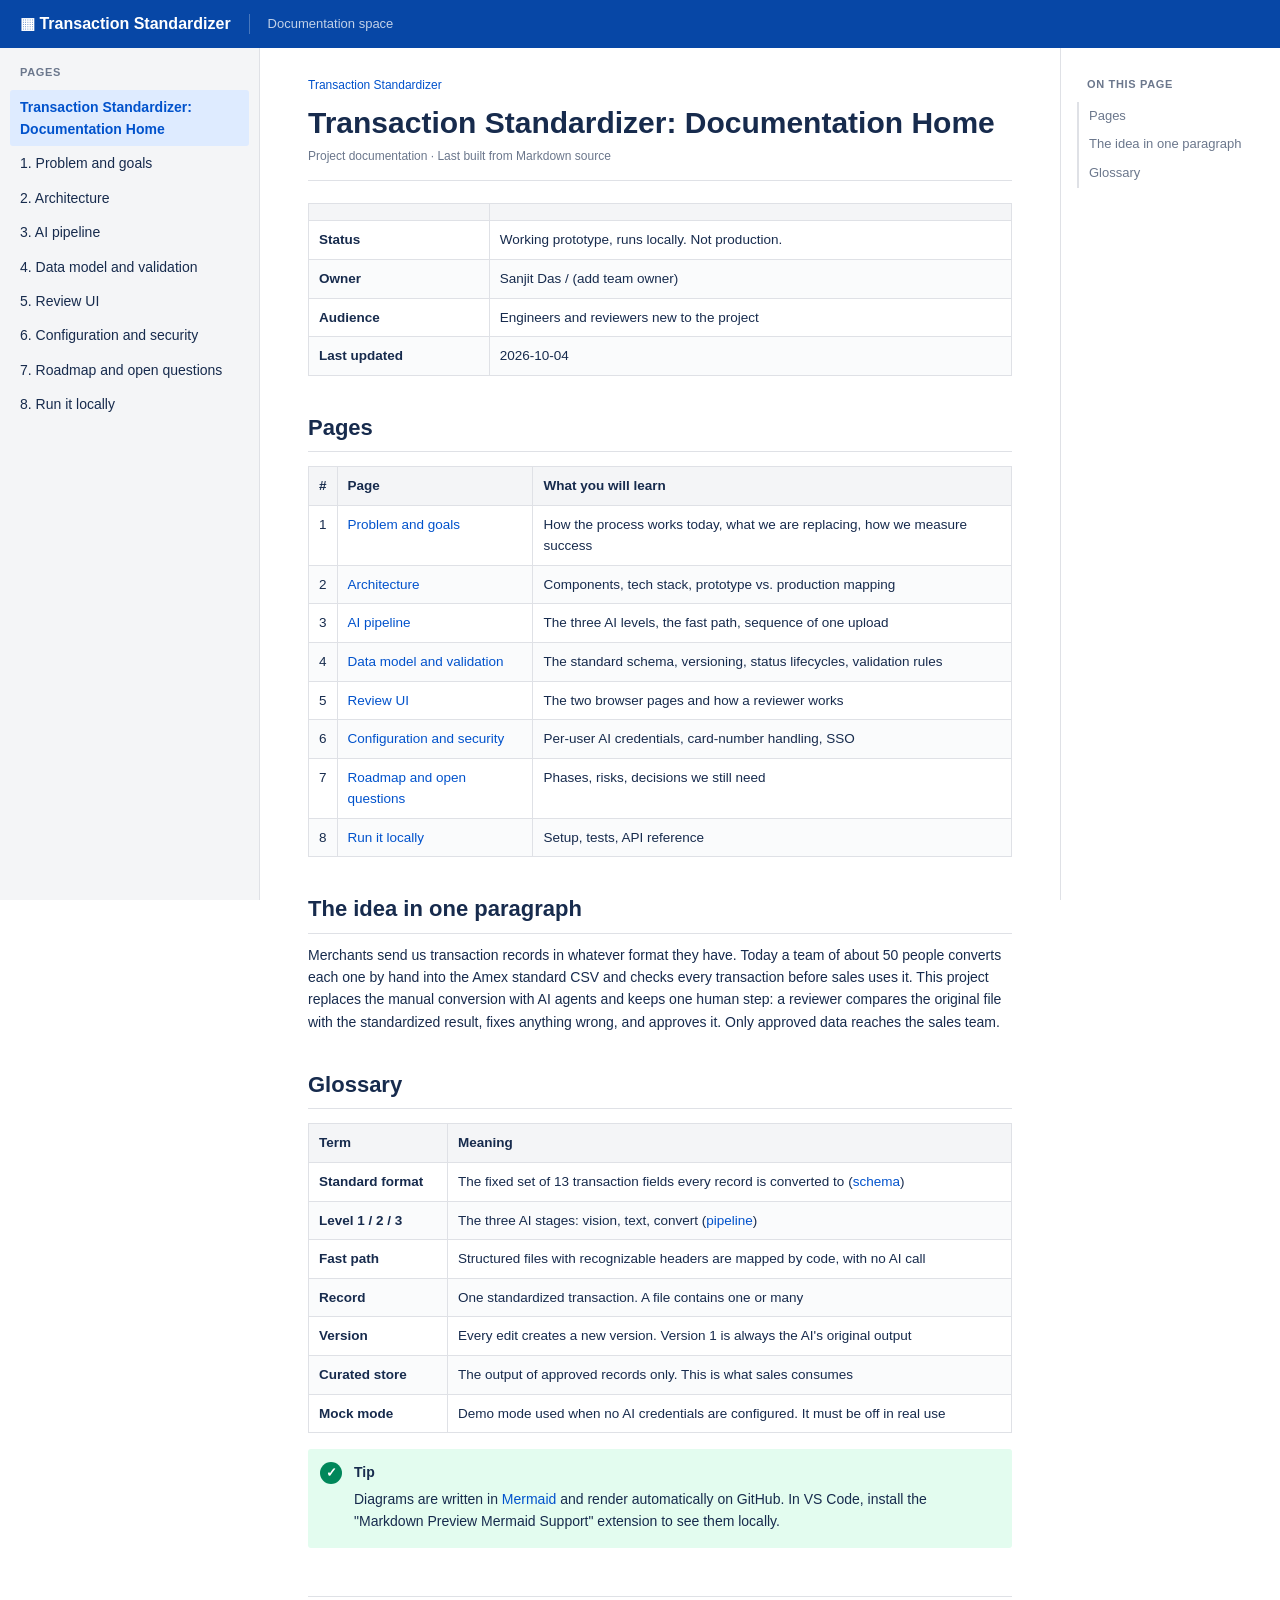
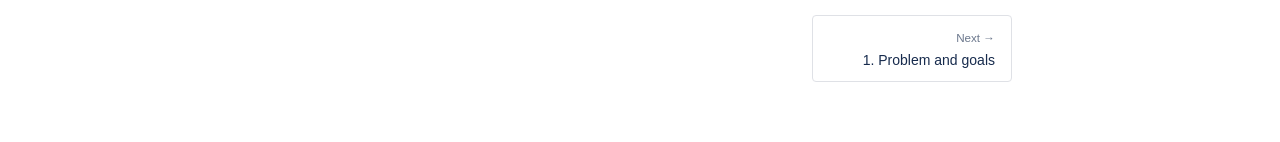
<file: docs/site/index.html>
<!doctype html>
<html lang="en">
<head>
<meta charset="utf-8">
<meta name="viewport" content="width=device-width, initial-scale=1">
<title>Transaction Standardizer: Documentation Home - Transaction Standardizer</title>
<link rel="stylesheet" href="assets/site.css">
</head>
<body>
<header class="top"><div class="logo">&#9638; Transaction Standardizer</div><div class="space">Documentation space</div></header>
<div class="layout">
  <nav class="tree"><div class="tree-h">Pages</div><a class="on" href="index.html">Transaction Standardizer: Documentation Home</a><a class="" href="01-problem-and-goals.html">1. Problem and goals</a><a class="" href="02-architecture.html">2. Architecture</a><a class="" href="03-pipeline.html">3. AI pipeline</a><a class="" href="04-data-model.html">4. Data model and validation</a><a class="" href="05-review-ui.html">5. Review UI</a><a class="" href="06-config-security.html">6. Configuration and security</a><a class="" href="07-roadmap-and-open-questions.html">7. Roadmap and open questions</a><a class="" href="08-run-locally.html">8. Run it locally</a></nav>
  <main>
    <div class="crumbs"><a href="index.html">Transaction Standardizer</a></div>
    <h1 class="title">Transaction Standardizer: Documentation Home</h1>
    <div class="meta">Project documentation &middot; Last built from Markdown source</div>
    <article><div class="tablewrap"><table>
<thead>
<tr>
<th></th>
<th></th>
</tr>
</thead>
<tbody>
<tr>
<td><strong>Status</strong></td>
<td>Working prototype, runs locally. Not production.</td>
</tr>
<tr>
<td><strong>Owner</strong></td>
<td>Sanjit Das / (add team owner)</td>
</tr>
<tr>
<td><strong>Audience</strong></td>
<td>Engineers and reviewers new to the project</td>
</tr>
<tr>
<td><strong>Last updated</strong></td>
<td>2026-10-04</td>
</tr>
</tbody>
</table></div>
<h2 id="pages">Pages</h2>
<div class="tablewrap"><table>
<thead>
<tr>
<th>#</th>
<th>Page</th>
<th>What you will learn</th>
</tr>
</thead>
<tbody>
<tr>
<td>1</td>
<td><a href="01-problem-and-goals.html">Problem and goals</a></td>
<td>How the process works today, what we are replacing, how we measure success</td>
</tr>
<tr>
<td>2</td>
<td><a href="02-architecture.html">Architecture</a></td>
<td>Components, tech stack, prototype vs. production mapping</td>
</tr>
<tr>
<td>3</td>
<td><a href="03-pipeline.html">AI pipeline</a></td>
<td>The three AI levels, the fast path, sequence of one upload</td>
</tr>
<tr>
<td>4</td>
<td><a href="04-data-model.html">Data model and validation</a></td>
<td>The standard schema, versioning, status lifecycles, validation rules</td>
</tr>
<tr>
<td>5</td>
<td><a href="05-review-ui.html">Review UI</a></td>
<td>The two browser pages and how a reviewer works</td>
</tr>
<tr>
<td>6</td>
<td><a href="06-config-security.html">Configuration and security</a></td>
<td>Per-user AI credentials, card-number handling, SSO</td>
</tr>
<tr>
<td>7</td>
<td><a href="07-roadmap-and-open-questions.html">Roadmap and open questions</a></td>
<td>Phases, risks, decisions we still need</td>
</tr>
<tr>
<td>8</td>
<td><a href="08-run-locally.html">Run it locally</a></td>
<td>Setup, tests, API reference</td>
</tr>
</tbody>
</table></div>
<h2 id="the-idea-in-one-paragraph">The idea in one paragraph</h2>
<p>Merchants send us transaction records in whatever format they have. Today a team of about 50 people converts each one
by hand into the Amex standard CSV and checks every transaction before sales uses it. This project replaces the
manual conversion with AI agents and keeps one human step: a reviewer compares the original file with the
standardized result, fixes anything wrong, and approves it. Only approved data reaches the sales team.</p>
<h2 id="glossary">Glossary</h2>
<div class="tablewrap"><table>
<thead>
<tr>
<th>Term</th>
<th>Meaning</th>
</tr>
</thead>
<tbody>
<tr>
<td><strong>Standard format</strong></td>
<td>The fixed set of 13 transaction fields every record is converted to (<a href="04-data-model.html#standard-schema">schema</a>)</td>
</tr>
<tr>
<td><strong>Level 1 / 2 / 3</strong></td>
<td>The three AI stages: vision, text, convert (<a href="03-pipeline.html">pipeline</a>)</td>
</tr>
<tr>
<td><strong>Fast path</strong></td>
<td>Structured files with recognizable headers are mapped by code, with no AI call</td>
</tr>
<tr>
<td><strong>Record</strong></td>
<td>One standardized transaction. A file contains one or many</td>
</tr>
<tr>
<td><strong>Version</strong></td>
<td>Every edit creates a new version. Version 1 is always the AI's original output</td>
</tr>
<tr>
<td><strong>Curated store</strong></td>
<td>The output of approved records only. This is what sales consumes</td>
</tr>
<tr>
<td><strong>Mock mode</strong></td>
<td>Demo mode used when no AI credentials are configured. It must be off in real use</td>
</tr>
</tbody>
</table></div>
<div class="panel tip"><div class="picon">✓</div><div class="pbody"><div class="ptitle">Tip</div><p>Diagrams are written in <a href="https://mermaid.js.org/">Mermaid</a> and render automatically on GitHub. In VS Code, install
the "Markdown Preview Mermaid Support" extension to see them locally.</p></div></div></article>
    <div class="pager"><span></span><a class="next" href="01-problem-and-goals.html"><small>Next &rarr;</small><br>1. Problem and goals</a></div>
  </main>
  <aside class="otp"><div class="tree-h">On this page</div><a href="#pages">Pages</a><a href="#the-idea-in-one-paragraph">The idea in one paragraph</a><a href="#glossary">Glossary</a></aside>
</div>
<script src="assets/mermaid.min.js"></script>
<script>
  mermaid.initialize({startOnLoad: false, theme: "neutral", securityLevel: "loose", flowchart: {htmlLabels: true, curve: "basis"}});
  mermaid.run({querySelector: "pre.mermaid"});
</script>
</body>
</html>
</file>
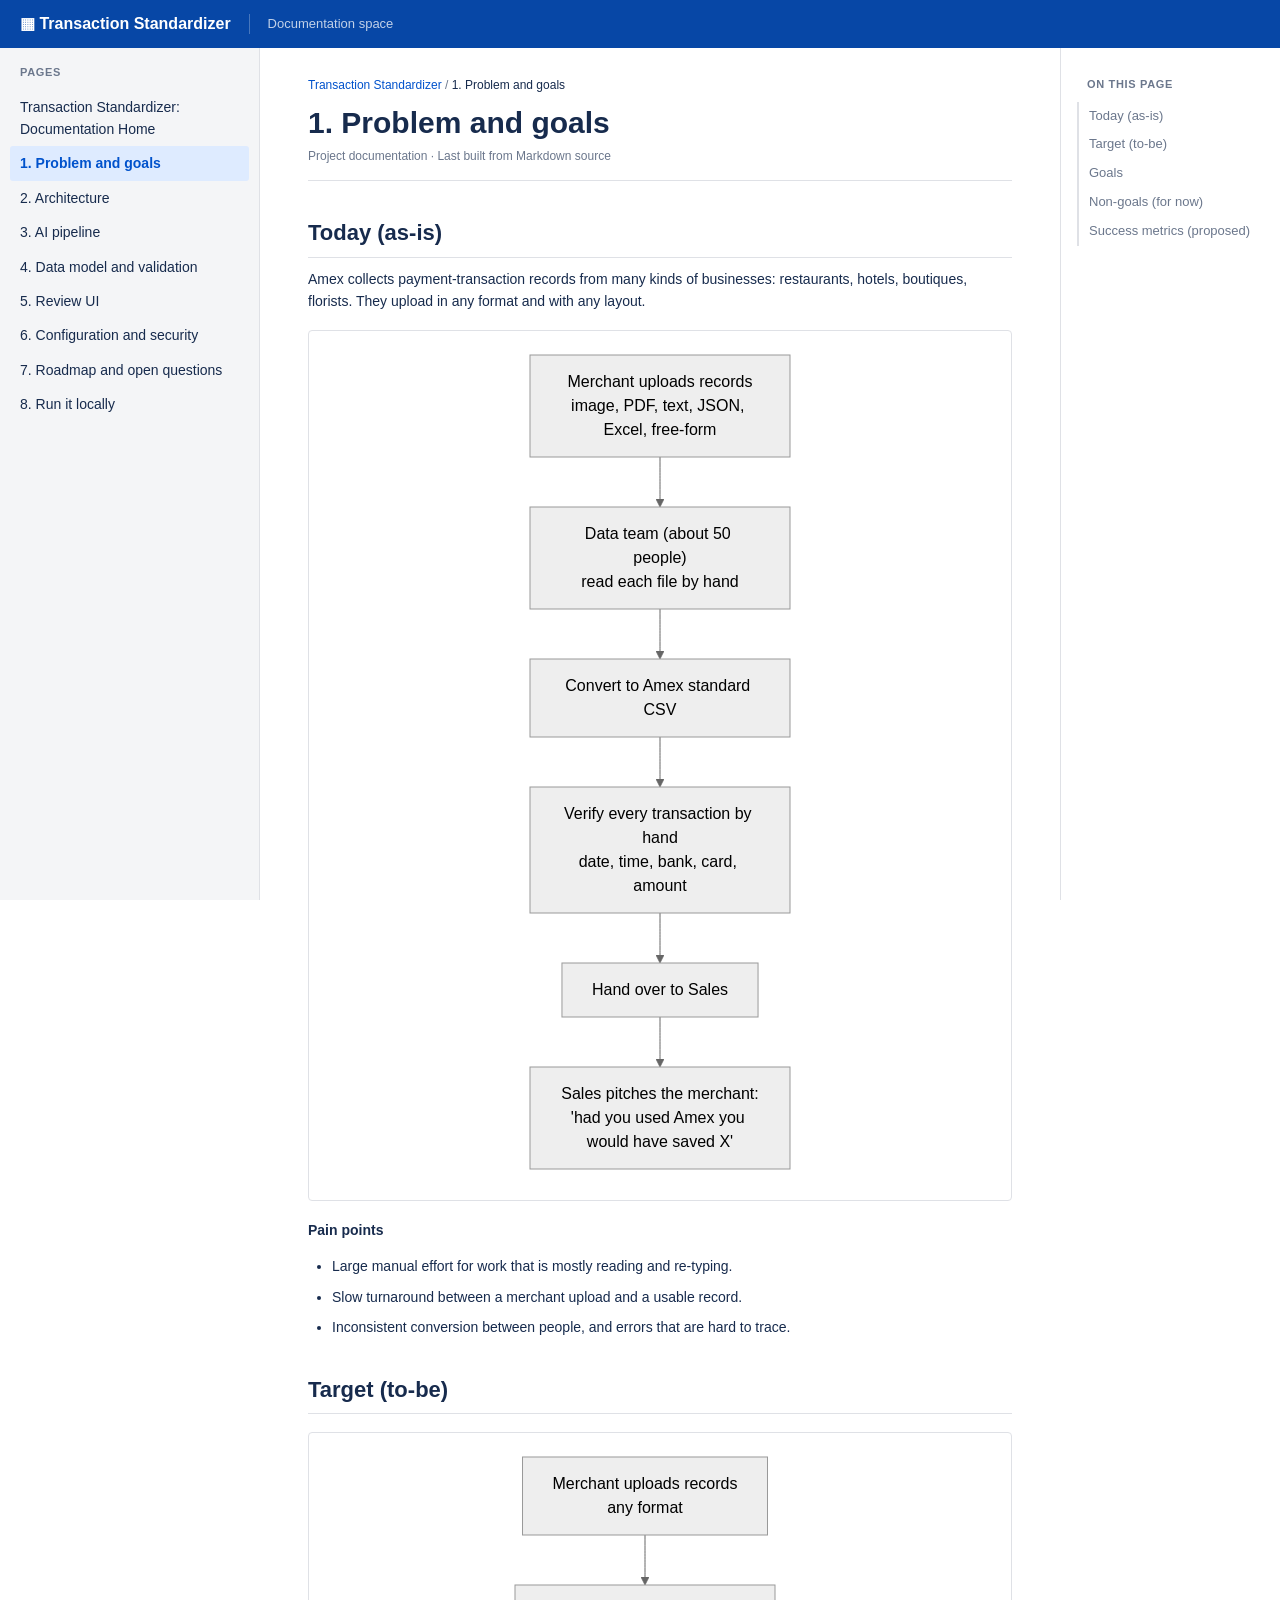
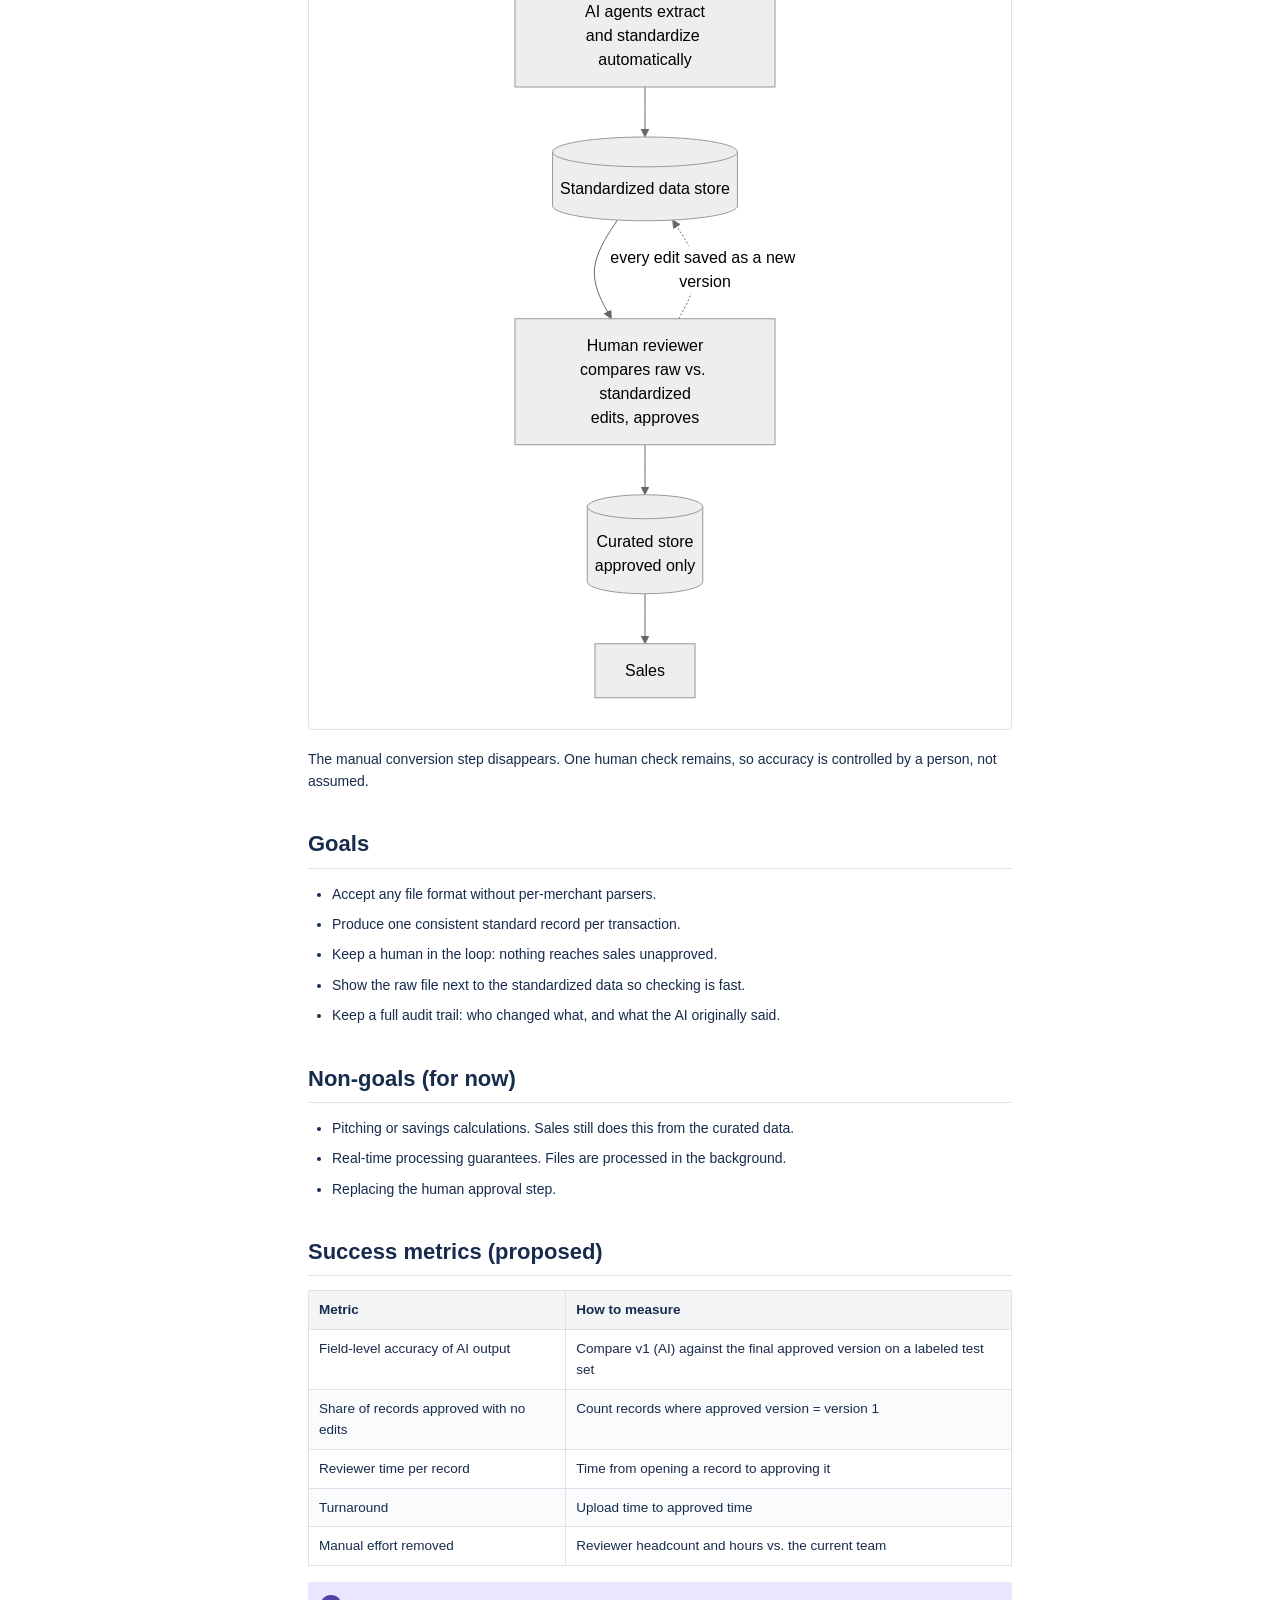
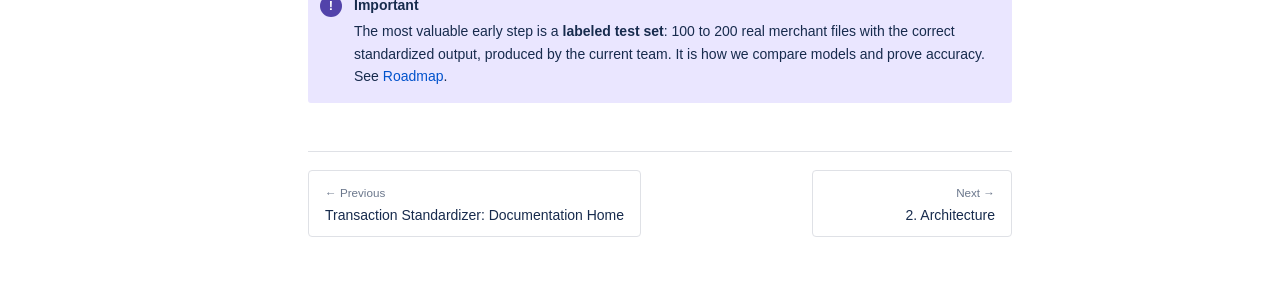
<file: docs/site/01-problem-and-goals.html>
<!doctype html>
<html lang="en">
<head>
<meta charset="utf-8">
<meta name="viewport" content="width=device-width, initial-scale=1">
<title>1. Problem and goals - Transaction Standardizer</title>
<link rel="stylesheet" href="assets/site.css">
</head>
<body>
<header class="top"><div class="logo">&#9638; Transaction Standardizer</div><div class="space">Documentation space</div></header>
<div class="layout">
  <nav class="tree"><div class="tree-h">Pages</div><a class="" href="index.html">Transaction Standardizer: Documentation Home</a><a class="on" href="01-problem-and-goals.html">1. Problem and goals</a><a class="" href="02-architecture.html">2. Architecture</a><a class="" href="03-pipeline.html">3. AI pipeline</a><a class="" href="04-data-model.html">4. Data model and validation</a><a class="" href="05-review-ui.html">5. Review UI</a><a class="" href="06-config-security.html">6. Configuration and security</a><a class="" href="07-roadmap-and-open-questions.html">7. Roadmap and open questions</a><a class="" href="08-run-locally.html">8. Run it locally</a></nav>
  <main>
    <div class="crumbs"><a href="index.html">Transaction Standardizer</a> / <span>1. Problem and goals</span></div>
    <h1 class="title">1. Problem and goals</h1>
    <div class="meta">Project documentation &middot; Last built from Markdown source</div>
    <article><h2 id="today-as-is">Today (as-is)</h2>
<p>Amex collects payment-transaction records from many kinds of businesses: restaurants, hotels, boutiques, florists.
They upload in any format and with any layout.</p>
<div class="diagram"><pre class="mermaid">flowchart TD
    A[&quot;Merchant uploads records&lt;br/&gt;image, PDF, text, JSON, Excel, free-form&quot;] --&gt; B[&quot;Data team (about 50 people)&lt;br/&gt;read each file by hand&quot;]
    B --&gt; C[&quot;Convert to Amex standard CSV&quot;]
    C --&gt; D[&quot;Verify every transaction by hand&lt;br/&gt;date, time, bank, card, amount&quot;]
    D --&gt; E[&quot;Hand over to Sales&quot;]
    E --&gt; F[&quot;Sales pitches the merchant:&lt;br/&gt;&#x27;had you used Amex you would have saved X&#x27;&quot;]
</pre></div>
<p><strong>Pain points</strong></p>
<ul>
<li>Large manual effort for work that is mostly reading and re-typing.</li>
<li>Slow turnaround between a merchant upload and a usable record.</li>
<li>Inconsistent conversion between people, and errors that are hard to trace.</li>
</ul>
<h2 id="target-to-be">Target (to-be)</h2>
<div class="diagram"><pre class="mermaid">flowchart TD
    A[&quot;Merchant uploads records&lt;br/&gt;any format&quot;] --&gt; B[&quot;AI agents extract&lt;br/&gt;and standardize automatically&quot;]
    B --&gt; C[(&quot;Standardized data store&quot;)]
    C --&gt; D[&quot;Human reviewer&lt;br/&gt;compares raw vs. standardized&lt;br/&gt;edits, approves&quot;]
    D --&gt; E[(&quot;Curated store&lt;br/&gt;approved only&quot;)]
    E --&gt; F[&quot;Sales&quot;]
    D -. &quot;every edit saved as a new version&quot; .-&gt; C
</pre></div>
<p>The manual conversion step disappears. One human check remains, so accuracy is controlled by a person, not assumed.</p>
<h2 id="goals">Goals</h2>
<ul>
<li>Accept any file format without per-merchant parsers.</li>
<li>Produce one consistent standard record per transaction.</li>
<li>Keep a human in the loop: nothing reaches sales unapproved.</li>
<li>Show the raw file next to the standardized data so checking is fast.</li>
<li>Keep a full audit trail: who changed what, and what the AI originally said.</li>
</ul>
<h2 id="non-goals-for-now">Non-goals (for now)</h2>
<ul>
<li>Pitching or savings calculations. Sales still does this from the curated data.</li>
<li>Real-time processing guarantees. Files are processed in the background.</li>
<li>Replacing the human approval step.</li>
</ul>
<h2 id="success-metrics-proposed">Success metrics (proposed)</h2>
<div class="tablewrap"><table>
<thead>
<tr>
<th>Metric</th>
<th>How to measure</th>
</tr>
</thead>
<tbody>
<tr>
<td>Field-level accuracy of AI output</td>
<td>Compare v1 (AI) against the final approved version on a labeled test set</td>
</tr>
<tr>
<td>Share of records approved with no edits</td>
<td>Count records where approved version = version 1</td>
</tr>
<tr>
<td>Reviewer time per record</td>
<td>Time from opening a record to approving it</td>
</tr>
<tr>
<td>Turnaround</td>
<td>Upload time to approved time</td>
</tr>
<tr>
<td>Manual effort removed</td>
<td>Reviewer headcount and hours vs. the current team</td>
</tr>
</tbody>
</table></div>
<div class="panel important"><div class="picon">!</div><div class="pbody"><div class="ptitle">Important</div><p>The most valuable early step is a <strong>labeled test set</strong>: 100 to 200 real merchant files with the correct standardized
output, produced by the current team. It is how we compare models and prove accuracy. See
<a href="07-roadmap-and-open-questions.html">Roadmap</a>.</p></div></div></article>
    <div class="pager"><a class="prev" href="index.html"><small>&larr; Previous</small><br>Transaction Standardizer: Documentation Home</a><a class="next" href="02-architecture.html"><small>Next &rarr;</small><br>2. Architecture</a></div>
  </main>
  <aside class="otp"><div class="tree-h">On this page</div><a href="#today-as-is">Today (as-is)</a><a href="#target-to-be">Target (to-be)</a><a href="#goals">Goals</a><a href="#non-goals-for-now">Non-goals (for now)</a><a href="#success-metrics-proposed">Success metrics (proposed)</a></aside>
</div>
<script src="assets/mermaid.min.js"></script>
<script>
  mermaid.initialize({startOnLoad: false, theme: "neutral", securityLevel: "loose", flowchart: {htmlLabels: true, curve: "basis"}});
  mermaid.run({querySelector: "pre.mermaid"});
</script>
</body>
</html>
</file>
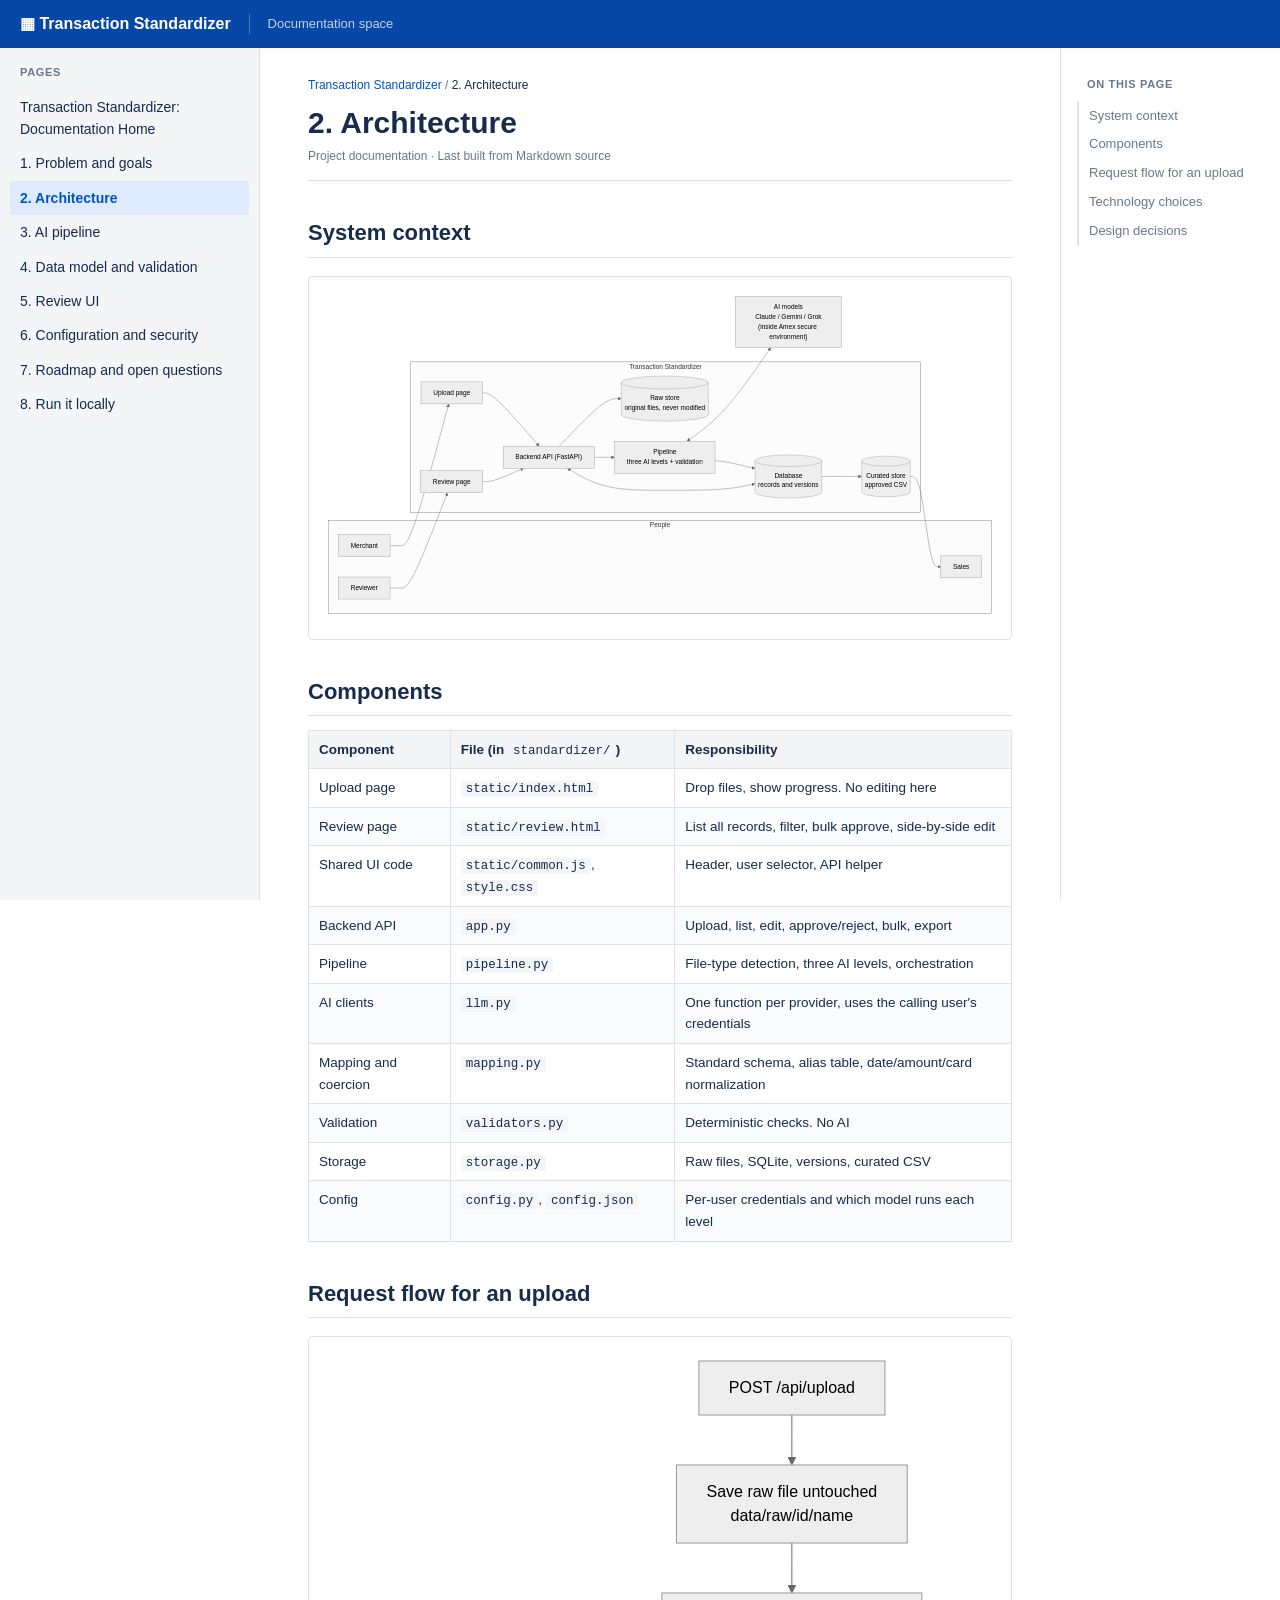
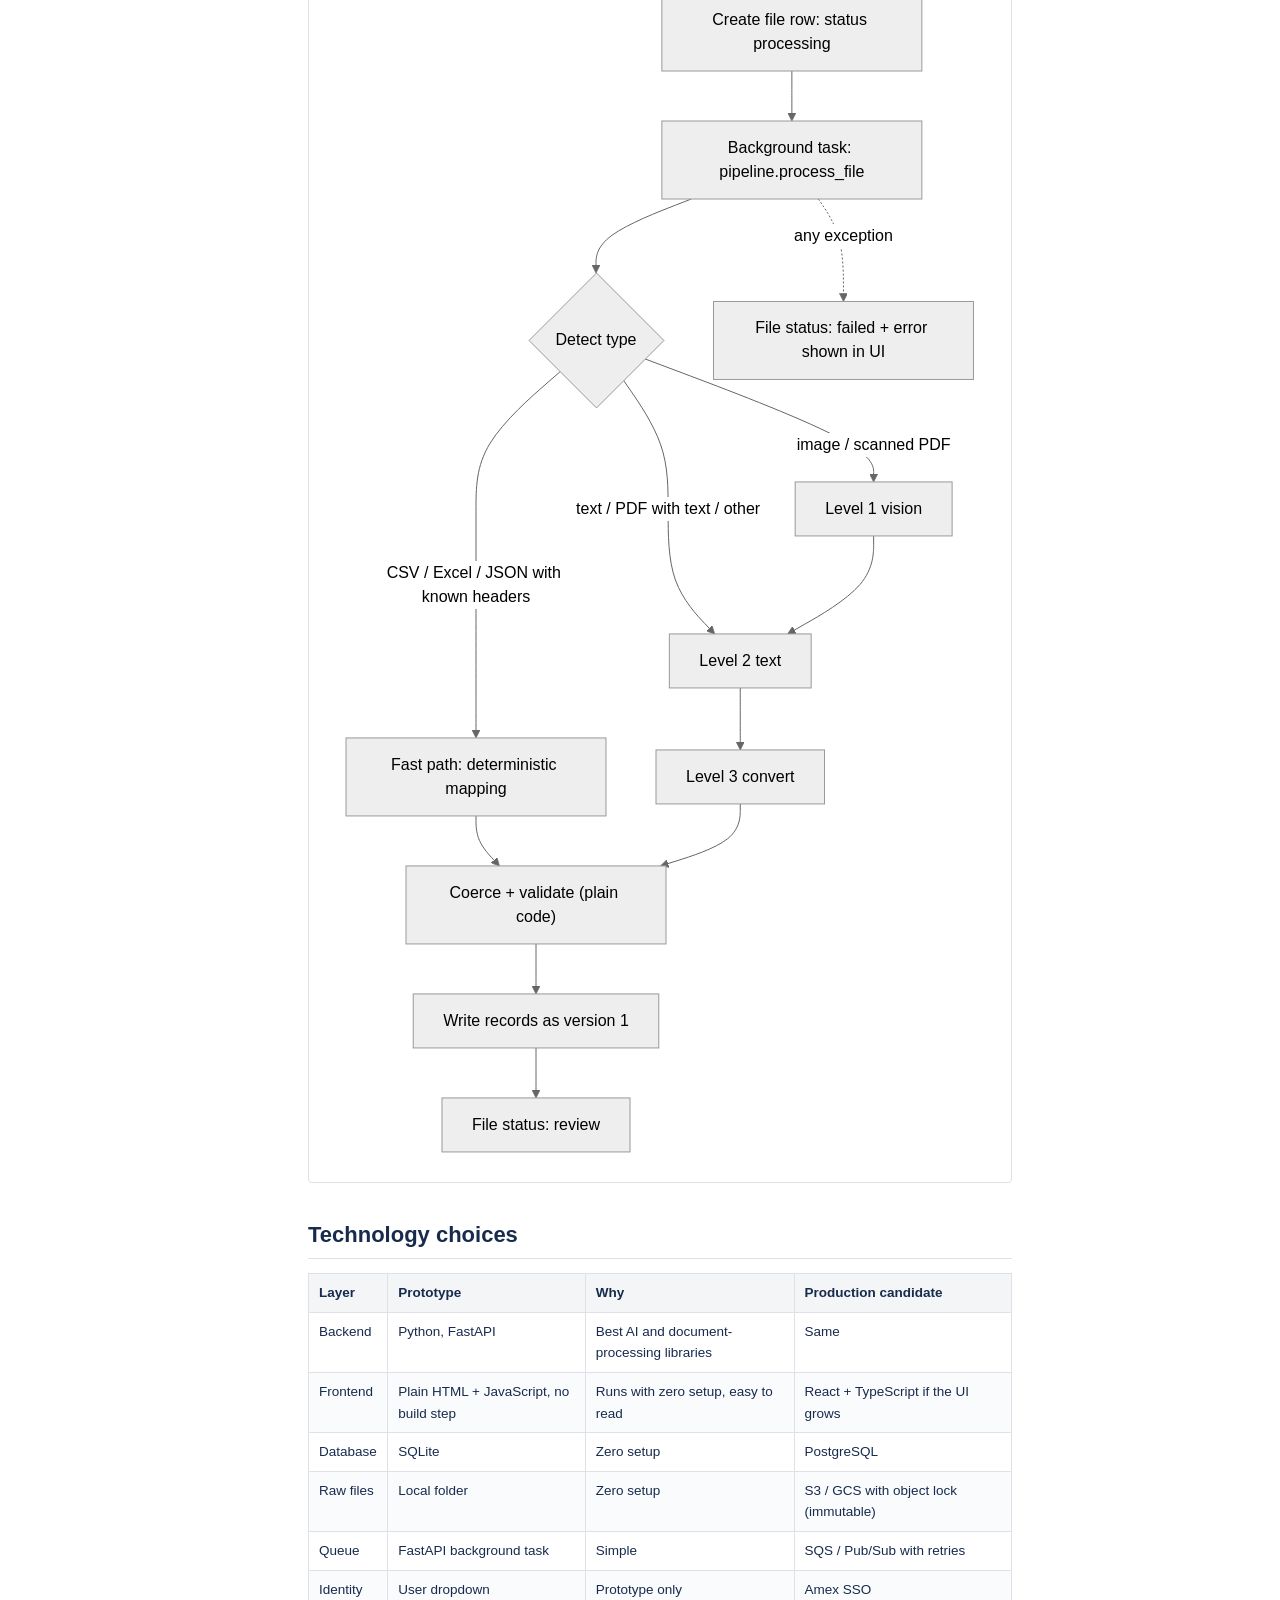
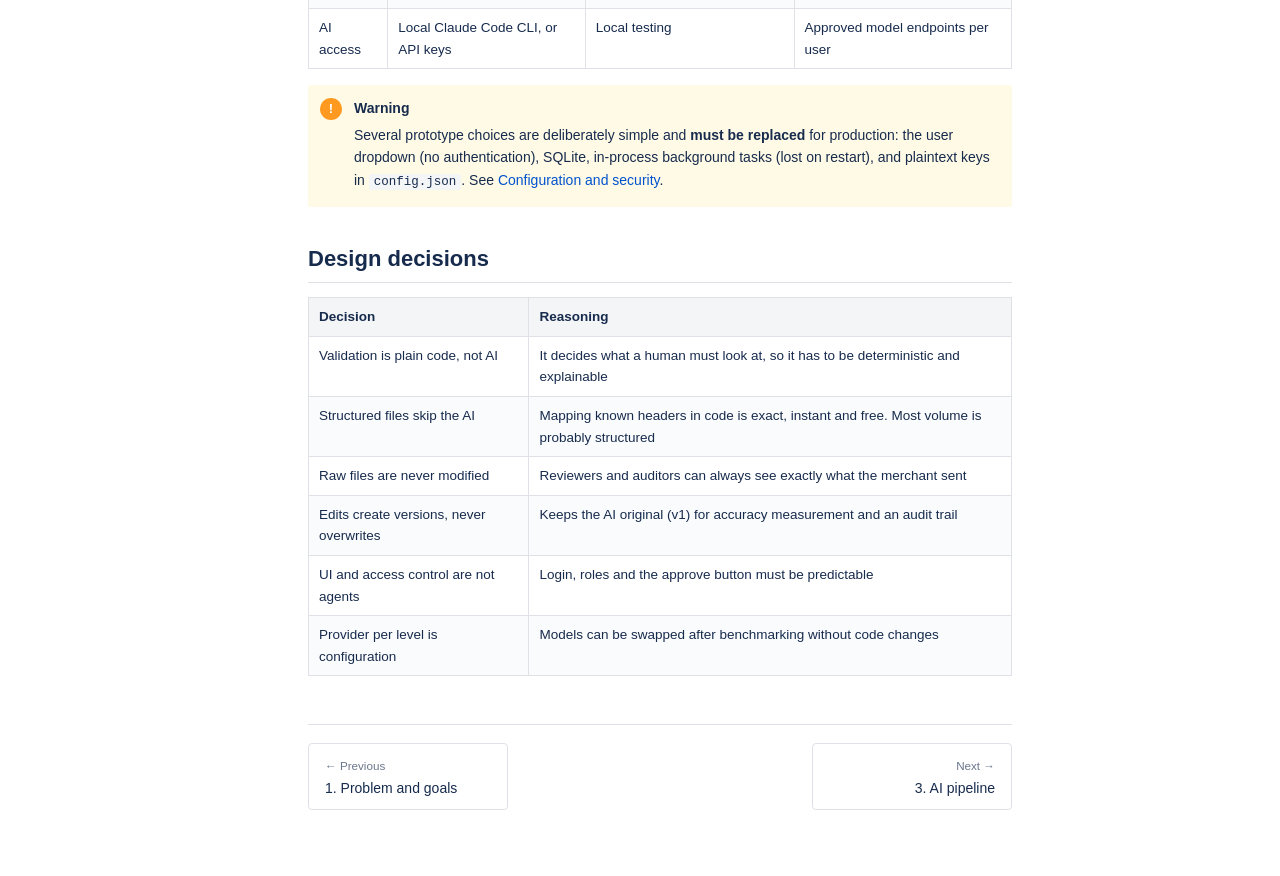
<file: docs/site/02-architecture.html>
<!doctype html>
<html lang="en">
<head>
<meta charset="utf-8">
<meta name="viewport" content="width=device-width, initial-scale=1">
<title>2. Architecture - Transaction Standardizer</title>
<link rel="stylesheet" href="assets/site.css">
</head>
<body>
<header class="top"><div class="logo">&#9638; Transaction Standardizer</div><div class="space">Documentation space</div></header>
<div class="layout">
  <nav class="tree"><div class="tree-h">Pages</div><a class="" href="index.html">Transaction Standardizer: Documentation Home</a><a class="" href="01-problem-and-goals.html">1. Problem and goals</a><a class="on" href="02-architecture.html">2. Architecture</a><a class="" href="03-pipeline.html">3. AI pipeline</a><a class="" href="04-data-model.html">4. Data model and validation</a><a class="" href="05-review-ui.html">5. Review UI</a><a class="" href="06-config-security.html">6. Configuration and security</a><a class="" href="07-roadmap-and-open-questions.html">7. Roadmap and open questions</a><a class="" href="08-run-locally.html">8. Run it locally</a></nav>
  <main>
    <div class="crumbs"><a href="index.html">Transaction Standardizer</a> / <span>2. Architecture</span></div>
    <h1 class="title">2. Architecture</h1>
    <div class="meta">Project documentation &middot; Last built from Markdown source</div>
    <article><h2 id="system-context">System context</h2>
<div class="diagram"><pre class="mermaid">flowchart LR
    subgraph People
        MER[&quot;Merchant&quot;]
        REV[&quot;Reviewer&quot;]
        SAL[&quot;Sales&quot;]
    end
    subgraph App[&quot;Transaction Standardizer&quot;]
        UP[&quot;Upload page&quot;]
        RV[&quot;Review page&quot;]
        API[&quot;Backend API (FastAPI)&quot;]
        PIPE[&quot;Pipeline&lt;br/&gt;three AI levels + validation&quot;]
        RAW[(&quot;Raw store&lt;br/&gt;original files, never modified&quot;)]
        DB[(&quot;Database&lt;br/&gt;records and versions&quot;)]
        CUR[(&quot;Curated store&lt;br/&gt;approved CSV&quot;)]
    end
    LLM[&quot;AI models&lt;br/&gt;Claude / Gemini / Grok&lt;br/&gt;(inside Amex secure environment)&quot;]

    MER --&gt; UP --&gt; API
    REV --&gt; RV --&gt; API
    API --&gt; RAW
    API --&gt; PIPE
    PIPE &lt;--&gt; LLM
    PIPE --&gt; DB
    API &lt;--&gt; DB
    DB --&gt; CUR --&gt; SAL
</pre></div>
<h2 id="components">Components</h2>
<div class="tablewrap"><table>
<thead>
<tr>
<th>Component</th>
<th>File (in <code>standardizer/</code>)</th>
<th>Responsibility</th>
</tr>
</thead>
<tbody>
<tr>
<td>Upload page</td>
<td><code>static/index.html</code></td>
<td>Drop files, show progress. No editing here</td>
</tr>
<tr>
<td>Review page</td>
<td><code>static/review.html</code></td>
<td>List all records, filter, bulk approve, side-by-side edit</td>
</tr>
<tr>
<td>Shared UI code</td>
<td><code>static/common.js</code>, <code>style.css</code></td>
<td>Header, user selector, API helper</td>
</tr>
<tr>
<td>Backend API</td>
<td><code>app.py</code></td>
<td>Upload, list, edit, approve/reject, bulk, export</td>
</tr>
<tr>
<td>Pipeline</td>
<td><code>pipeline.py</code></td>
<td>File-type detection, three AI levels, orchestration</td>
</tr>
<tr>
<td>AI clients</td>
<td><code>llm.py</code></td>
<td>One function per provider, uses the calling user's credentials</td>
</tr>
<tr>
<td>Mapping and coercion</td>
<td><code>mapping.py</code></td>
<td>Standard schema, alias table, date/amount/card normalization</td>
</tr>
<tr>
<td>Validation</td>
<td><code>validators.py</code></td>
<td>Deterministic checks. No AI</td>
</tr>
<tr>
<td>Storage</td>
<td><code>storage.py</code></td>
<td>Raw files, SQLite, versions, curated CSV</td>
</tr>
<tr>
<td>Config</td>
<td><code>config.py</code>, <code>config.json</code></td>
<td>Per-user credentials and which model runs each level</td>
</tr>
</tbody>
</table></div>
<h2 id="request-flow-for-an-upload">Request flow for an upload</h2>
<div class="diagram"><pre class="mermaid">flowchart TD
    A[&quot;POST /api/upload&quot;] --&gt; B[&quot;Save raw file untouched&lt;br/&gt;data/raw/id/name&quot;]
    B --&gt; C[&quot;Create file row: status processing&quot;]
    C --&gt; D[&quot;Background task: pipeline.process_file&quot;]
    D --&gt; E{&quot;Detect type&quot;}
    E --&gt;|&quot;image / scanned PDF&quot;| L1[&quot;Level 1 vision&quot;]
    E --&gt;|&quot;CSV / Excel / JSON with known headers&quot;| FP[&quot;Fast path: deterministic mapping&quot;]
    E --&gt;|&quot;text / PDF with text / other&quot;| L2[&quot;Level 2 text&quot;]
    L1 --&gt; L2
    L2 --&gt; L3[&quot;Level 3 convert&quot;]
    FP --&gt; V
    L3 --&gt; V[&quot;Coerce + validate (plain code)&quot;]
    V --&gt; W[&quot;Write records as version 1&quot;]
    W --&gt; S[&quot;File status: review&quot;]
    D -. &quot;any exception&quot; .-&gt; F[&quot;File status: failed + error shown in UI&quot;]
</pre></div>
<h2 id="technology-choices">Technology choices</h2>
<div class="tablewrap"><table>
<thead>
<tr>
<th>Layer</th>
<th>Prototype</th>
<th>Why</th>
<th>Production candidate</th>
</tr>
</thead>
<tbody>
<tr>
<td>Backend</td>
<td>Python, FastAPI</td>
<td>Best AI and document-processing libraries</td>
<td>Same</td>
</tr>
<tr>
<td>Frontend</td>
<td>Plain HTML + JavaScript, no build step</td>
<td>Runs with zero setup, easy to read</td>
<td>React + TypeScript if the UI grows</td>
</tr>
<tr>
<td>Database</td>
<td>SQLite</td>
<td>Zero setup</td>
<td>PostgreSQL</td>
</tr>
<tr>
<td>Raw files</td>
<td>Local folder</td>
<td>Zero setup</td>
<td>S3 / GCS with object lock (immutable)</td>
</tr>
<tr>
<td>Queue</td>
<td>FastAPI background task</td>
<td>Simple</td>
<td>SQS / Pub/Sub with retries</td>
</tr>
<tr>
<td>Identity</td>
<td>User dropdown</td>
<td>Prototype only</td>
<td>Amex SSO</td>
</tr>
<tr>
<td>AI access</td>
<td>Local Claude Code CLI, or API keys</td>
<td>Local testing</td>
<td>Approved model endpoints per user</td>
</tr>
</tbody>
</table></div>
<div class="panel warning"><div class="picon">!</div><div class="pbody"><div class="ptitle">Warning</div><p>Several prototype choices are deliberately simple and <strong>must be replaced</strong> for production: the user dropdown (no
authentication), SQLite, in-process background tasks (lost on restart), and plaintext keys in <code>config.json</code>.
See <a href="06-config-security.html">Configuration and security</a>.</p></div></div>
<h2 id="design-decisions">Design decisions</h2>
<div class="tablewrap"><table>
<thead>
<tr>
<th>Decision</th>
<th>Reasoning</th>
</tr>
</thead>
<tbody>
<tr>
<td>Validation is plain code, not AI</td>
<td>It decides what a human must look at, so it has to be deterministic and explainable</td>
</tr>
<tr>
<td>Structured files skip the AI</td>
<td>Mapping known headers in code is exact, instant and free. Most volume is probably structured</td>
</tr>
<tr>
<td>Raw files are never modified</td>
<td>Reviewers and auditors can always see exactly what the merchant sent</td>
</tr>
<tr>
<td>Edits create versions, never overwrites</td>
<td>Keeps the AI original (v1) for accuracy measurement and an audit trail</td>
</tr>
<tr>
<td>UI and access control are not agents</td>
<td>Login, roles and the approve button must be predictable</td>
</tr>
<tr>
<td>Provider per level is configuration</td>
<td>Models can be swapped after benchmarking without code changes</td>
</tr>
</tbody>
</table></div></article>
    <div class="pager"><a class="prev" href="01-problem-and-goals.html"><small>&larr; Previous</small><br>1. Problem and goals</a><a class="next" href="03-pipeline.html"><small>Next &rarr;</small><br>3. AI pipeline</a></div>
  </main>
  <aside class="otp"><div class="tree-h">On this page</div><a href="#system-context">System context</a><a href="#components">Components</a><a href="#request-flow-for-an-upload">Request flow for an upload</a><a href="#technology-choices">Technology choices</a><a href="#design-decisions">Design decisions</a></aside>
</div>
<script src="assets/mermaid.min.js"></script>
<script>
  mermaid.initialize({startOnLoad: false, theme: "neutral", securityLevel: "loose", flowchart: {htmlLabels: true, curve: "basis"}});
  mermaid.run({querySelector: "pre.mermaid"});
</script>
</body>
</html>
</file>
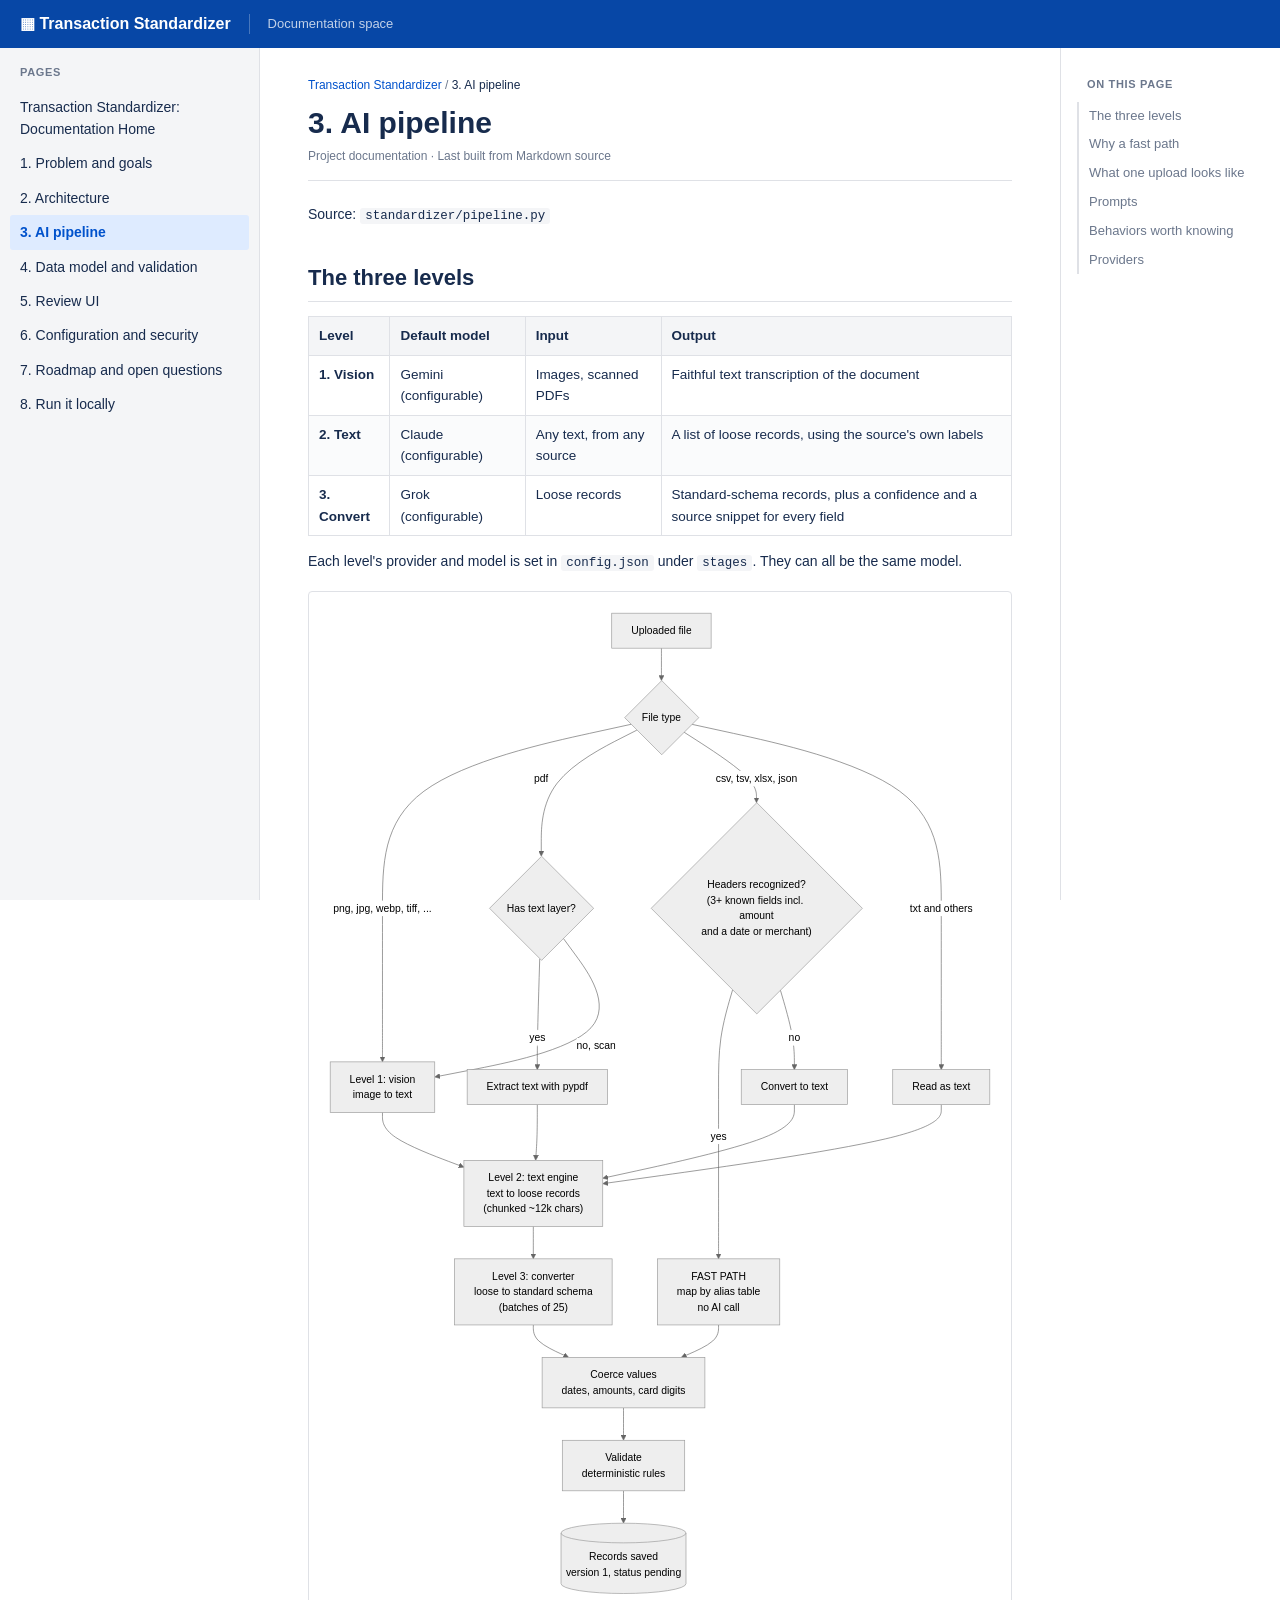
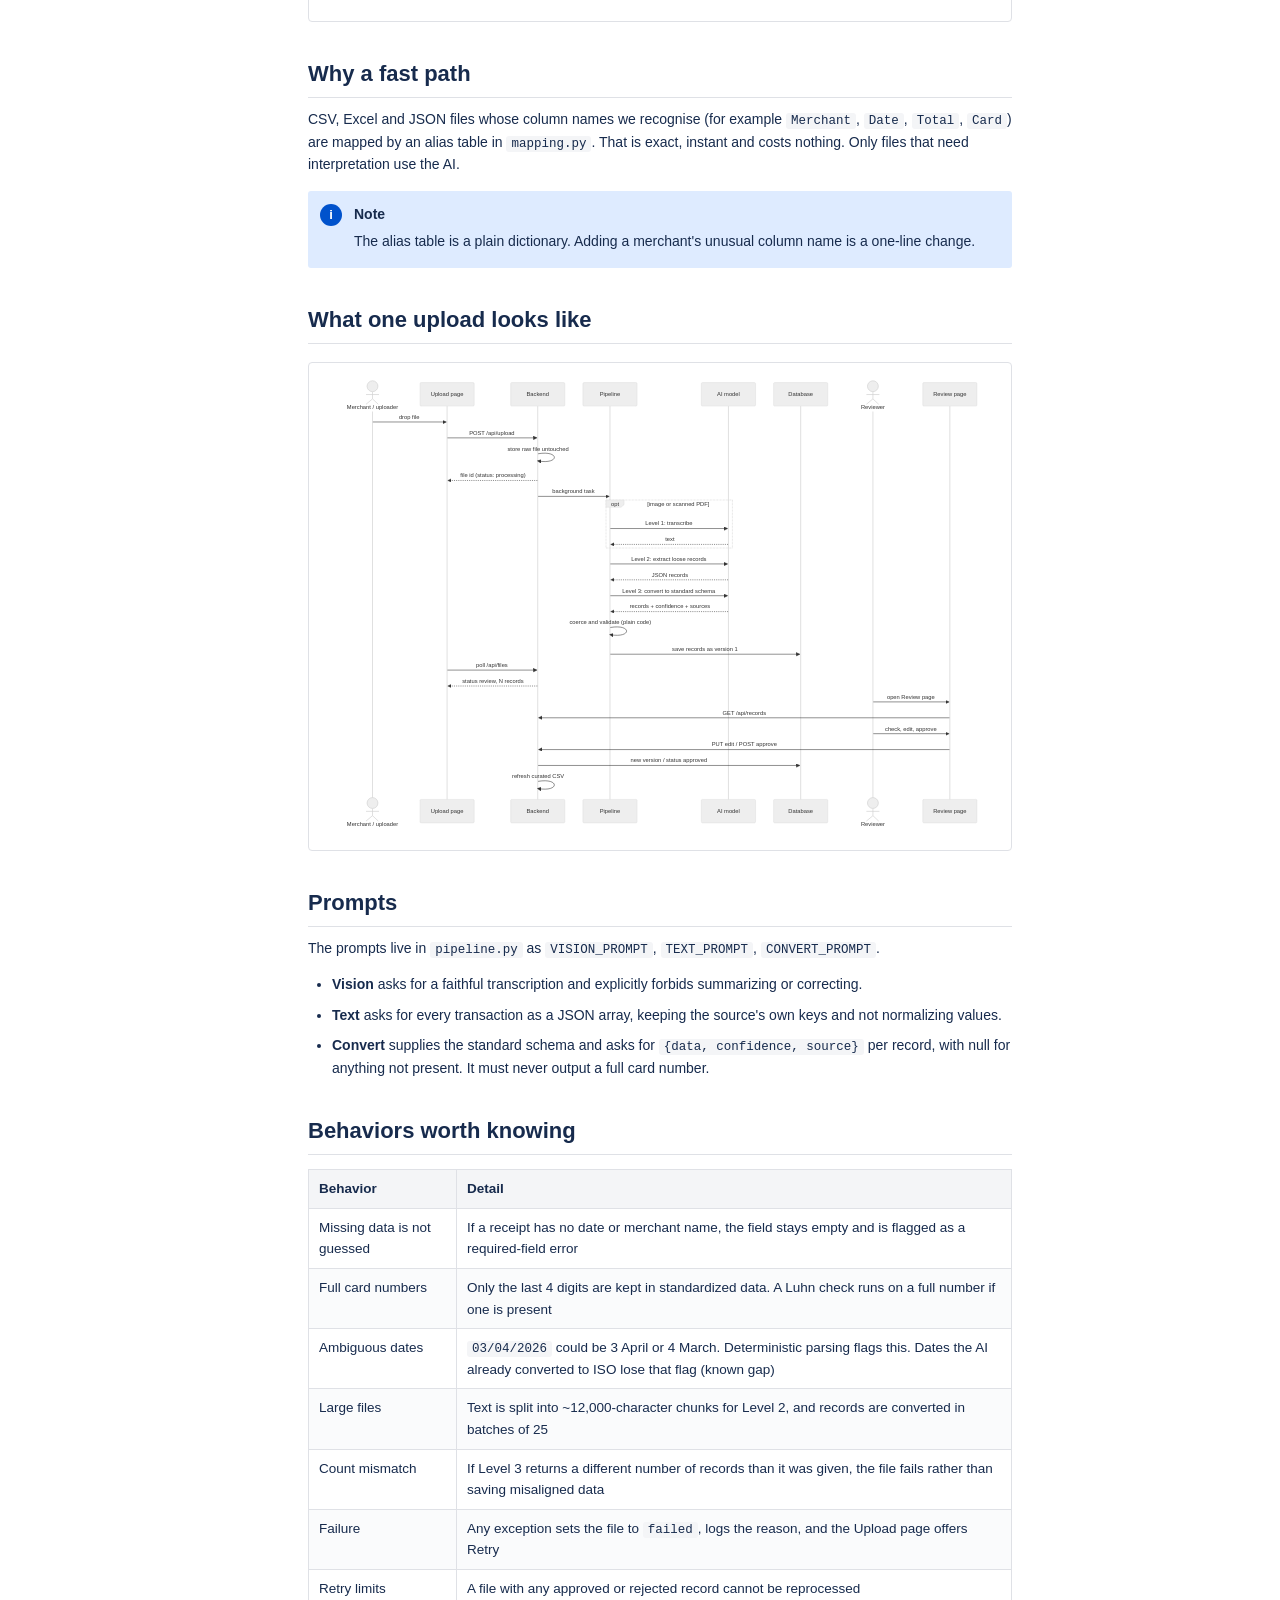
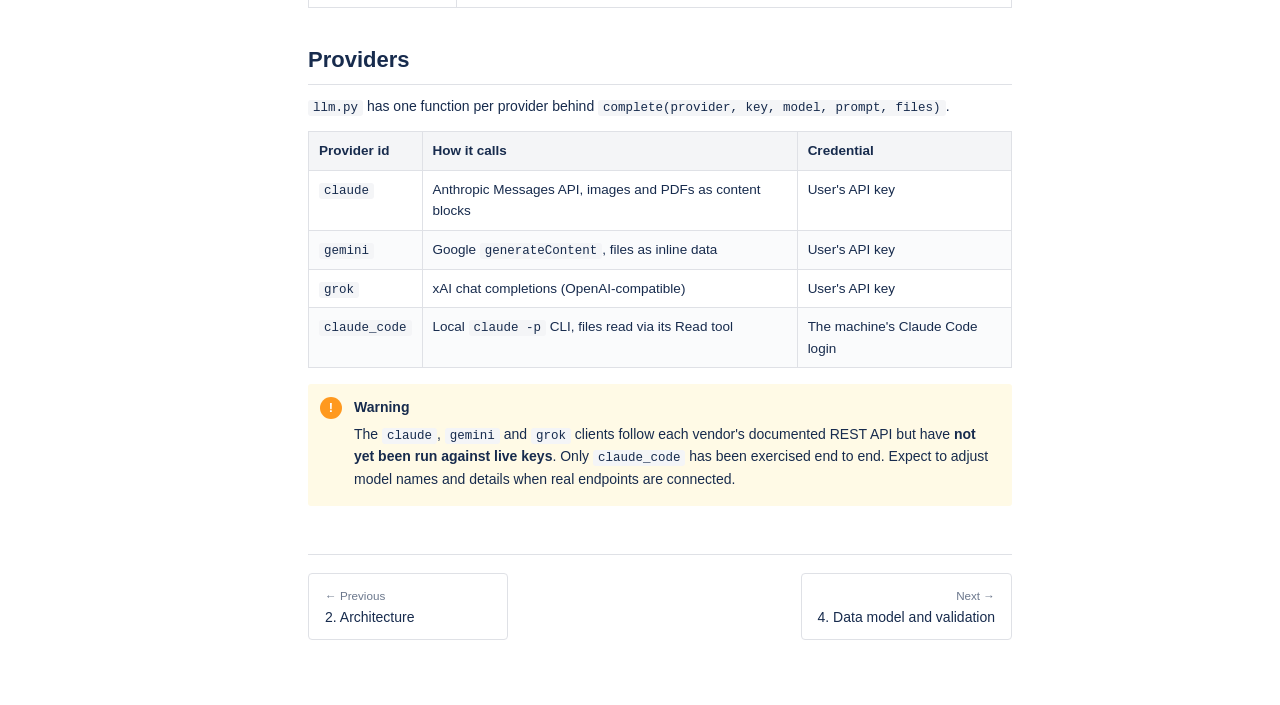
<file: docs/site/03-pipeline.html>
<!doctype html>
<html lang="en">
<head>
<meta charset="utf-8">
<meta name="viewport" content="width=device-width, initial-scale=1">
<title>3. AI pipeline - Transaction Standardizer</title>
<link rel="stylesheet" href="assets/site.css">
</head>
<body>
<header class="top"><div class="logo">&#9638; Transaction Standardizer</div><div class="space">Documentation space</div></header>
<div class="layout">
  <nav class="tree"><div class="tree-h">Pages</div><a class="" href="index.html">Transaction Standardizer: Documentation Home</a><a class="" href="01-problem-and-goals.html">1. Problem and goals</a><a class="" href="02-architecture.html">2. Architecture</a><a class="on" href="03-pipeline.html">3. AI pipeline</a><a class="" href="04-data-model.html">4. Data model and validation</a><a class="" href="05-review-ui.html">5. Review UI</a><a class="" href="06-config-security.html">6. Configuration and security</a><a class="" href="07-roadmap-and-open-questions.html">7. Roadmap and open questions</a><a class="" href="08-run-locally.html">8. Run it locally</a></nav>
  <main>
    <div class="crumbs"><a href="index.html">Transaction Standardizer</a> / <span>3. AI pipeline</span></div>
    <h1 class="title">3. AI pipeline</h1>
    <div class="meta">Project documentation &middot; Last built from Markdown source</div>
    <article><p>Source: <a href="https://github.com/Sanjit-kumar/Amex/blob/main/standardizer/pipeline.py"><code>standardizer/pipeline.py</code></a></p>
<h2 id="the-three-levels">The three levels</h2>
<div class="tablewrap"><table>
<thead>
<tr>
<th>Level</th>
<th>Default model</th>
<th>Input</th>
<th>Output</th>
</tr>
</thead>
<tbody>
<tr>
<td><strong>1. Vision</strong></td>
<td>Gemini (configurable)</td>
<td>Images, scanned PDFs</td>
<td>Faithful text transcription of the document</td>
</tr>
<tr>
<td><strong>2. Text</strong></td>
<td>Claude (configurable)</td>
<td>Any text, from any source</td>
<td>A list of loose records, using the source's own labels</td>
</tr>
<tr>
<td><strong>3. Convert</strong></td>
<td>Grok (configurable)</td>
<td>Loose records</td>
<td>Standard-schema records, plus a confidence and a source snippet for every field</td>
</tr>
</tbody>
</table></div>
<p>Each level's provider and model is set in <code>config.json</code> under <code>stages</code>. They can all be the same model.</p>
<div class="diagram"><pre class="mermaid">flowchart TD
    IN[&quot;Uploaded file&quot;] --&gt; T{&quot;File type&quot;}
    T --&gt;|&quot;png, jpg, webp, tiff, ...&quot;| L1[&quot;Level 1: vision&lt;br/&gt;image to text&quot;]
    T --&gt;|&quot;pdf&quot;| P{&quot;Has text layer?&quot;}
    P --&gt;|&quot;yes&quot;| TX[&quot;Extract text with pypdf&quot;]
    P --&gt;|&quot;no, scan&quot;| L1
    T --&gt;|&quot;csv, tsv, xlsx, json&quot;| H{&quot;Headers recognized?&lt;br/&gt;(3+ known fields incl. amount&lt;br/&gt;and a date or merchant)&quot;}
    T --&gt;|&quot;txt and others&quot;| TX2[&quot;Read as text&quot;]
    H --&gt;|&quot;yes&quot;| FAST[&quot;FAST PATH&lt;br/&gt;map by alias table&lt;br/&gt;no AI call&quot;]
    H --&gt;|&quot;no&quot;| TX3[&quot;Convert to text&quot;]
    L1 --&gt; L2
    TX --&gt; L2
    TX2 --&gt; L2
    TX3 --&gt; L2[&quot;Level 2: text engine&lt;br/&gt;text to loose records&lt;br/&gt;(chunked ~12k chars)&quot;]
    L2 --&gt; L3[&quot;Level 3: converter&lt;br/&gt;loose to standard schema&lt;br/&gt;(batches of 25)&quot;]
    FAST --&gt; CO
    L3 --&gt; CO[&quot;Coerce values&lt;br/&gt;dates, amounts, card digits&quot;]
    CO --&gt; VA[&quot;Validate&lt;br/&gt;deterministic rules&quot;]
    VA --&gt; OUT[(&quot;Records saved&lt;br/&gt;version 1, status pending&quot;)]
</pre></div>
<h2 id="why-a-fast-path">Why a fast path</h2>
<p>CSV, Excel and JSON files whose column names we recognise (for example <code>Merchant</code>, <code>Date</code>, <code>Total</code>, <code>Card</code>) are
mapped by an alias table in <a href="https://github.com/Sanjit-kumar/Amex/blob/main/standardizer/mapping.py"><code>mapping.py</code></a>. That is exact, instant and costs nothing.
Only files that need interpretation use the AI.</p>
<div class="panel note"><div class="picon">i</div><div class="pbody"><div class="ptitle">Note</div><p>The alias table is a plain dictionary. Adding a merchant's unusual column name is a one-line change.</p></div></div>
<h2 id="what-one-upload-looks-like">What one upload looks like</h2>
<div class="diagram"><pre class="mermaid">sequenceDiagram
    actor M as Merchant / uploader
    participant UI as Upload page
    participant API as Backend
    participant P as Pipeline
    participant AI as AI model
    participant DB as Database
    actor R as Reviewer
    participant RV as Review page

    M-&gt;&gt;UI: drop file
    UI-&gt;&gt;API: POST /api/upload
    API-&gt;&gt;API: store raw file untouched
    API--&gt;&gt;UI: file id (status: processing)
    API-&gt;&gt;P: background task
    opt image or scanned PDF
        P-&gt;&gt;AI: Level 1: transcribe
        AI--&gt;&gt;P: text
    end
    P-&gt;&gt;AI: Level 2: extract loose records
    AI--&gt;&gt;P: JSON records
    P-&gt;&gt;AI: Level 3: convert to standard schema
    AI--&gt;&gt;P: records + confidence + sources
    P-&gt;&gt;P: coerce and validate (plain code)
    P-&gt;&gt;DB: save records as version 1
    UI-&gt;&gt;API: poll /api/files
    API--&gt;&gt;UI: status review, N records
    R-&gt;&gt;RV: open Review page
    RV-&gt;&gt;API: GET /api/records
    R-&gt;&gt;RV: check, edit, approve
    RV-&gt;&gt;API: PUT edit / POST approve
    API-&gt;&gt;DB: new version / status approved
    API-&gt;&gt;API: refresh curated CSV
</pre></div>
<h2 id="prompts">Prompts</h2>
<p>The prompts live in <a href="https://github.com/Sanjit-kumar/Amex/blob/main/standardizer/pipeline.py"><code>pipeline.py</code></a> as <code>VISION_PROMPT</code>, <code>TEXT_PROMPT</code>, <code>CONVERT_PROMPT</code>.</p>
<ul>
<li><strong>Vision</strong> asks for a faithful transcription and explicitly forbids summarizing or correcting.</li>
<li><strong>Text</strong> asks for every transaction as a JSON array, keeping the source's own keys and not normalizing values.</li>
<li><strong>Convert</strong> supplies the standard schema and asks for <code>{data, confidence, source}</code> per record, with null for
  anything not present. It must never output a full card number.</li>
</ul>
<h2 id="behaviors-worth-knowing">Behaviors worth knowing</h2>
<div class="tablewrap"><table>
<thead>
<tr>
<th>Behavior</th>
<th>Detail</th>
</tr>
</thead>
<tbody>
<tr>
<td>Missing data is not guessed</td>
<td>If a receipt has no date or merchant name, the field stays empty and is flagged as a required-field error</td>
</tr>
<tr>
<td>Full card numbers</td>
<td>Only the last 4 digits are kept in standardized data. A Luhn check runs on a full number if one is present</td>
</tr>
<tr>
<td>Ambiguous dates</td>
<td><code>03/04/2026</code> could be 3 April or 4 March. Deterministic parsing flags this. Dates the AI already converted to ISO lose that flag (known gap)</td>
</tr>
<tr>
<td>Large files</td>
<td>Text is split into ~12,000-character chunks for Level 2, and records are converted in batches of 25</td>
</tr>
<tr>
<td>Count mismatch</td>
<td>If Level 3 returns a different number of records than it was given, the file fails rather than saving misaligned data</td>
</tr>
<tr>
<td>Failure</td>
<td>Any exception sets the file to <code>failed</code>, logs the reason, and the Upload page offers Retry</td>
</tr>
<tr>
<td>Retry limits</td>
<td>A file with any approved or rejected record cannot be reprocessed</td>
</tr>
</tbody>
</table></div>
<h2 id="providers">Providers</h2>
<p><a href="https://github.com/Sanjit-kumar/Amex/blob/main/standardizer/llm.py"><code>llm.py</code></a> has one function per provider behind <code>complete(provider, key, model, prompt, files)</code>.</p>
<div class="tablewrap"><table>
<thead>
<tr>
<th>Provider id</th>
<th>How it calls</th>
<th>Credential</th>
</tr>
</thead>
<tbody>
<tr>
<td><code>claude</code></td>
<td>Anthropic Messages API, images and PDFs as content blocks</td>
<td>User's API key</td>
</tr>
<tr>
<td><code>gemini</code></td>
<td>Google <code>generateContent</code>, files as inline data</td>
<td>User's API key</td>
</tr>
<tr>
<td><code>grok</code></td>
<td>xAI chat completions (OpenAI-compatible)</td>
<td>User's API key</td>
</tr>
<tr>
<td><code>claude_code</code></td>
<td>Local <code>claude -p</code> CLI, files read via its Read tool</td>
<td>The machine's Claude Code login</td>
</tr>
</tbody>
</table></div>
<div class="panel warning"><div class="picon">!</div><div class="pbody"><div class="ptitle">Warning</div><p>The <code>claude</code>, <code>gemini</code> and <code>grok</code> clients follow each vendor's documented REST API but have <strong>not yet been run
against live keys</strong>. Only <code>claude_code</code> has been exercised end to end. Expect to adjust model names and details
when real endpoints are connected.</p></div></div></article>
    <div class="pager"><a class="prev" href="02-architecture.html"><small>&larr; Previous</small><br>2. Architecture</a><a class="next" href="04-data-model.html"><small>Next &rarr;</small><br>4. Data model and validation</a></div>
  </main>
  <aside class="otp"><div class="tree-h">On this page</div><a href="#the-three-levels">The three levels</a><a href="#why-a-fast-path">Why a fast path</a><a href="#what-one-upload-looks-like">What one upload looks like</a><a href="#prompts">Prompts</a><a href="#behaviors-worth-knowing">Behaviors worth knowing</a><a href="#providers">Providers</a></aside>
</div>
<script src="assets/mermaid.min.js"></script>
<script>
  mermaid.initialize({startOnLoad: false, theme: "neutral", securityLevel: "loose", flowchart: {htmlLabels: true, curve: "basis"}});
  mermaid.run({querySelector: "pre.mermaid"});
</script>
</body>
</html>
</file>
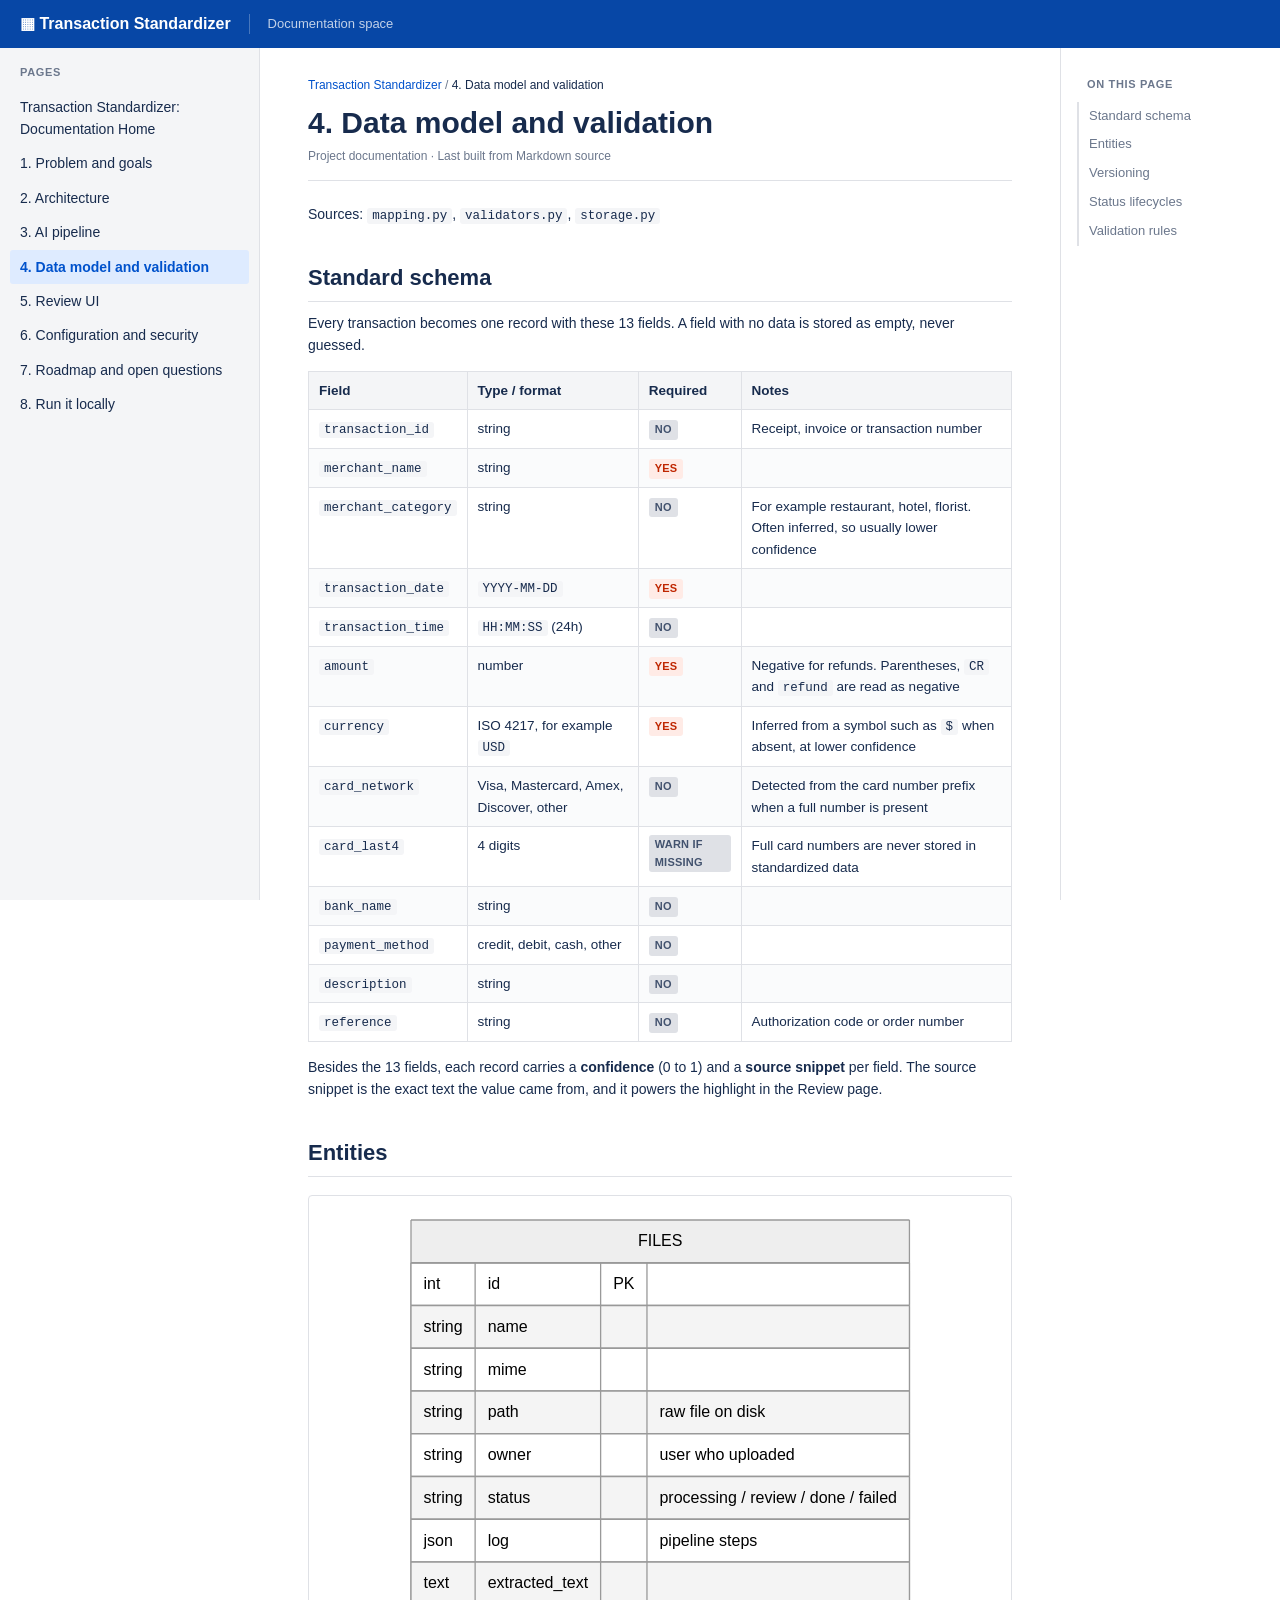
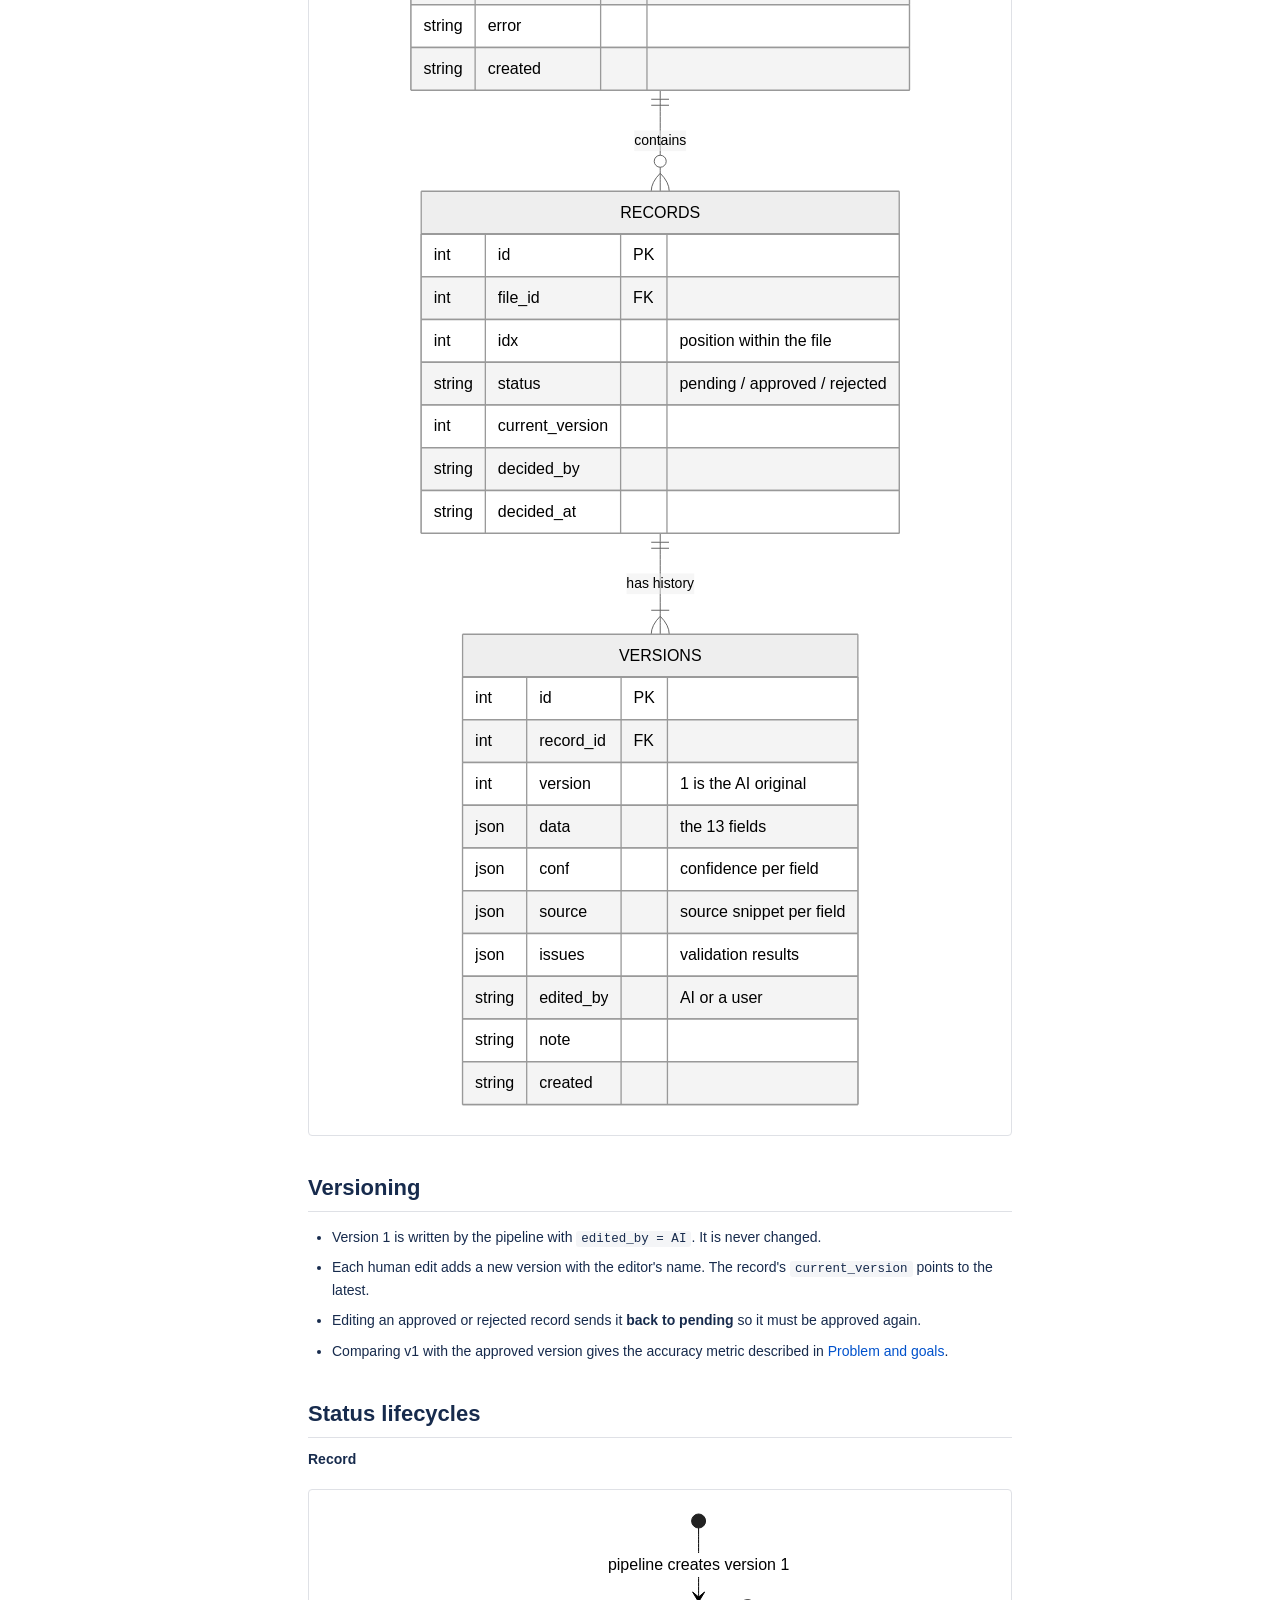
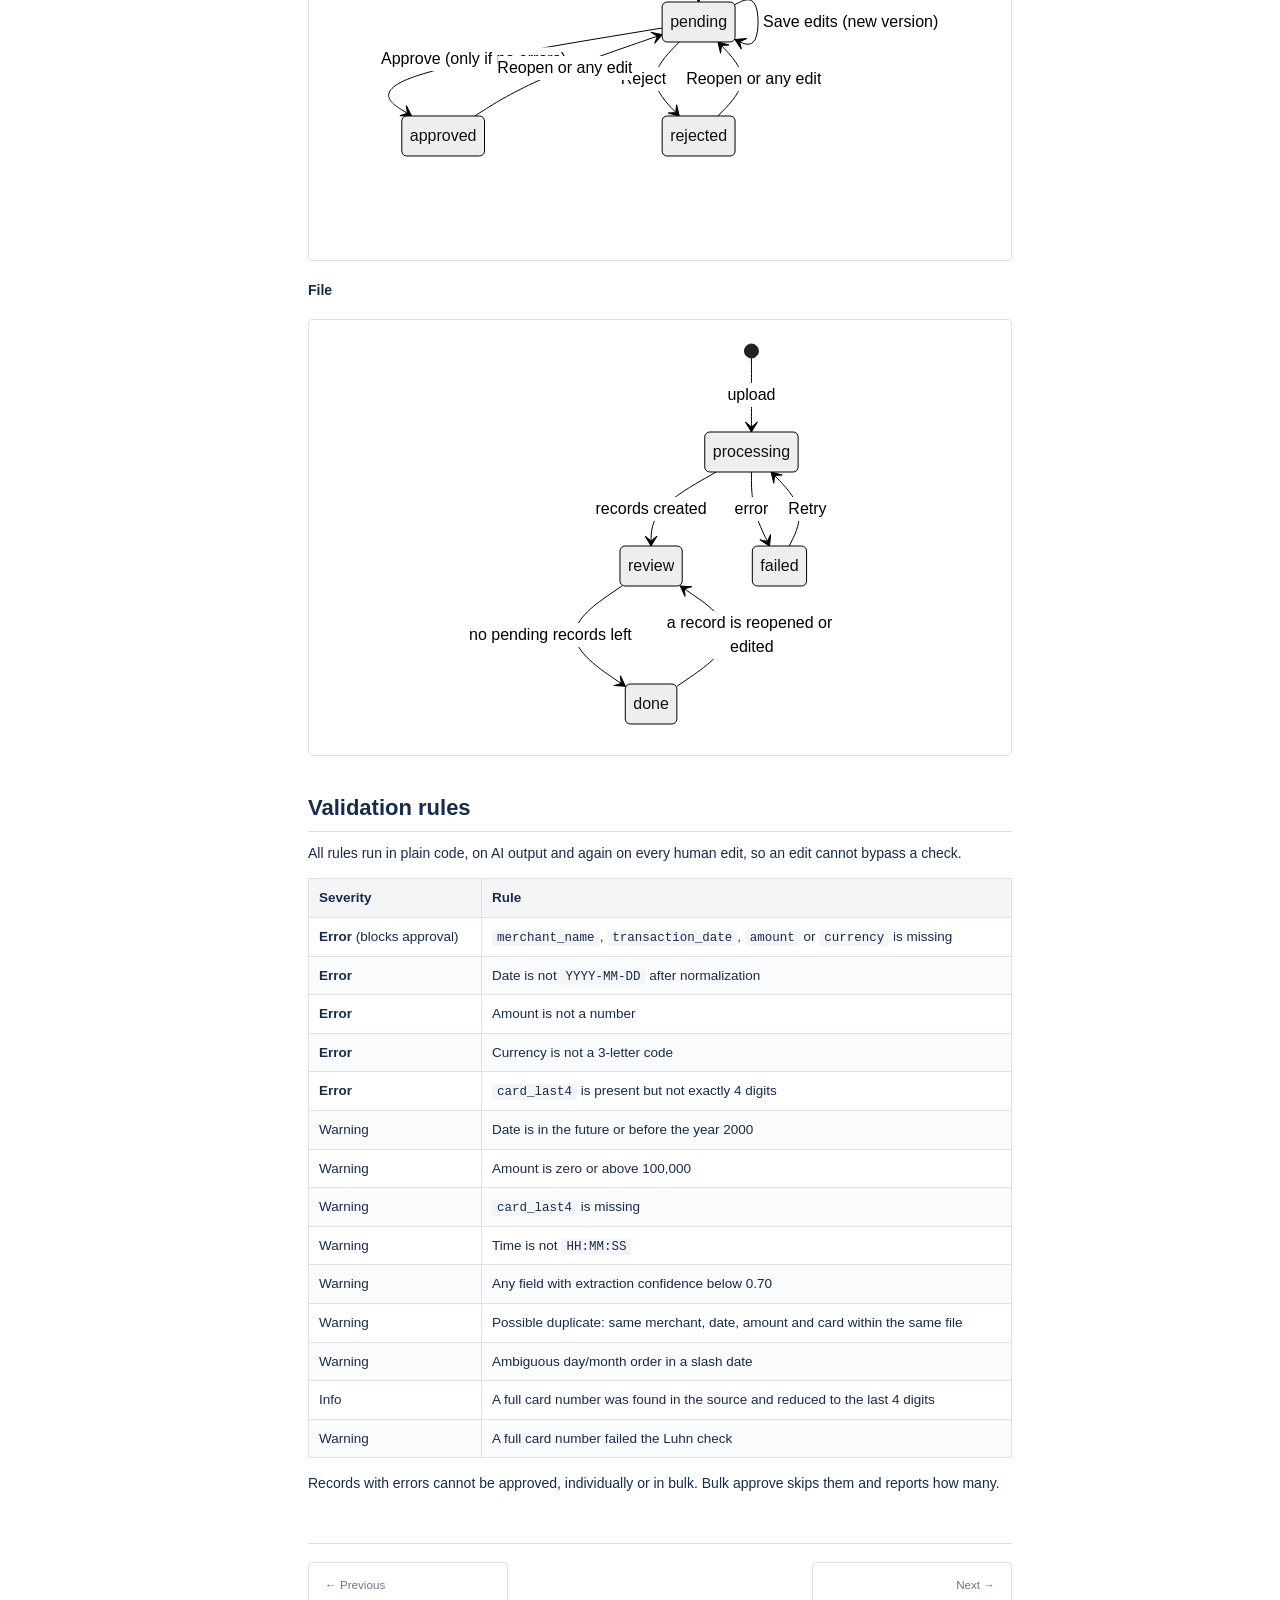
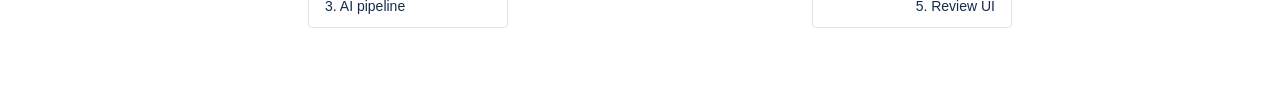
<file: docs/site/04-data-model.html>
<!doctype html>
<html lang="en">
<head>
<meta charset="utf-8">
<meta name="viewport" content="width=device-width, initial-scale=1">
<title>4. Data model and validation - Transaction Standardizer</title>
<link rel="stylesheet" href="assets/site.css">
</head>
<body>
<header class="top"><div class="logo">&#9638; Transaction Standardizer</div><div class="space">Documentation space</div></header>
<div class="layout">
  <nav class="tree"><div class="tree-h">Pages</div><a class="" href="index.html">Transaction Standardizer: Documentation Home</a><a class="" href="01-problem-and-goals.html">1. Problem and goals</a><a class="" href="02-architecture.html">2. Architecture</a><a class="" href="03-pipeline.html">3. AI pipeline</a><a class="on" href="04-data-model.html">4. Data model and validation</a><a class="" href="05-review-ui.html">5. Review UI</a><a class="" href="06-config-security.html">6. Configuration and security</a><a class="" href="07-roadmap-and-open-questions.html">7. Roadmap and open questions</a><a class="" href="08-run-locally.html">8. Run it locally</a></nav>
  <main>
    <div class="crumbs"><a href="index.html">Transaction Standardizer</a> / <span>4. Data model and validation</span></div>
    <h1 class="title">4. Data model and validation</h1>
    <div class="meta">Project documentation &middot; Last built from Markdown source</div>
    <article><p>Sources: <a href="https://github.com/Sanjit-kumar/Amex/blob/main/standardizer/mapping.py"><code>mapping.py</code></a>, <a href="https://github.com/Sanjit-kumar/Amex/blob/main/standardizer/validators.py"><code>validators.py</code></a>,
<a href="https://github.com/Sanjit-kumar/Amex/blob/main/standardizer/storage.py"><code>storage.py</code></a></p>
<h2 id="standard-schema">Standard schema</h2>
<p>Every transaction becomes one record with these 13 fields. A field with no data is stored as empty, never guessed.</p>
<div class="tablewrap"><table>
<thead>
<tr>
<th>Field</th>
<th>Type / format</th>
<th>Required</th>
<th>Notes</th>
</tr>
</thead>
<tbody>
<tr>
<td><code>transaction_id</code></td>
<td>string</td>
<td><span class="lozenge opt">no</span></td>
<td>Receipt, invoice or transaction number</td>
</tr>
<tr>
<td><code>merchant_name</code></td>
<td>string</td>
<td><span class="lozenge req">yes</span></td>
<td></td>
</tr>
<tr>
<td><code>merchant_category</code></td>
<td>string</td>
<td><span class="lozenge opt">no</span></td>
<td>For example restaurant, hotel, florist. Often inferred, so usually lower confidence</td>
</tr>
<tr>
<td><code>transaction_date</code></td>
<td><code>YYYY-MM-DD</code></td>
<td><span class="lozenge req">yes</span></td>
<td></td>
</tr>
<tr>
<td><code>transaction_time</code></td>
<td><code>HH:MM:SS</code> (24h)</td>
<td><span class="lozenge opt">no</span></td>
<td></td>
</tr>
<tr>
<td><code>amount</code></td>
<td>number</td>
<td><span class="lozenge req">yes</span></td>
<td>Negative for refunds. Parentheses, <code>CR</code> and <code>refund</code> are read as negative</td>
</tr>
<tr>
<td><code>currency</code></td>
<td>ISO 4217, for example <code>USD</code></td>
<td><span class="lozenge req">yes</span></td>
<td>Inferred from a symbol such as <code>$</code> when absent, at lower confidence</td>
</tr>
<tr>
<td><code>card_network</code></td>
<td>Visa, Mastercard, Amex, Discover, other</td>
<td><span class="lozenge opt">no</span></td>
<td>Detected from the card number prefix when a full number is present</td>
</tr>
<tr>
<td><code>card_last4</code></td>
<td>4 digits</td>
<td><span class="lozenge opt">warn if missing</span></td>
<td>Full card numbers are never stored in standardized data</td>
</tr>
<tr>
<td><code>bank_name</code></td>
<td>string</td>
<td><span class="lozenge opt">no</span></td>
<td></td>
</tr>
<tr>
<td><code>payment_method</code></td>
<td>credit, debit, cash, other</td>
<td><span class="lozenge opt">no</span></td>
<td></td>
</tr>
<tr>
<td><code>description</code></td>
<td>string</td>
<td><span class="lozenge opt">no</span></td>
<td></td>
</tr>
<tr>
<td><code>reference</code></td>
<td>string</td>
<td><span class="lozenge opt">no</span></td>
<td>Authorization code or order number</td>
</tr>
</tbody>
</table></div>
<p>Besides the 13 fields, each record carries a <strong>confidence</strong> (0 to 1) and a <strong>source snippet</strong> per field. The source
snippet is the exact text the value came from, and it powers the highlight in the Review page.</p>
<h2 id="entities">Entities</h2>
<div class="diagram"><pre class="mermaid">erDiagram
    FILES ||--o{ RECORDS : &quot;contains&quot;
    RECORDS ||--|{ VERSIONS : &quot;has history&quot;

    FILES {
        int id PK
        string name
        string mime
        string path &quot;raw file on disk&quot;
        string owner &quot;user who uploaded&quot;
        string status &quot;processing / review / done / failed&quot;
        json log &quot;pipeline steps&quot;
        text extracted_text
        string error
        string created
    }
    RECORDS {
        int id PK
        int file_id FK
        int idx &quot;position within the file&quot;
        string status &quot;pending / approved / rejected&quot;
        int current_version
        string decided_by
        string decided_at
    }
    VERSIONS {
        int id PK
        int record_id FK
        int version &quot;1 is the AI original&quot;
        json data &quot;the 13 fields&quot;
        json conf &quot;confidence per field&quot;
        json source &quot;source snippet per field&quot;
        json issues &quot;validation results&quot;
        string edited_by &quot;AI or a user&quot;
        string note
        string created
    }
</pre></div>
<h2 id="versioning">Versioning</h2>
<ul>
<li>Version 1 is written by the pipeline with <code>edited_by = AI</code>. It is never changed.</li>
<li>Each human edit adds a new version with the editor's name. The record's <code>current_version</code> points to the latest.</li>
<li>Editing an approved or rejected record sends it <strong>back to pending</strong> so it must be approved again.</li>
<li>Comparing v1 with the approved version gives the accuracy metric described in
  <a href="01-problem-and-goals.html#success-metrics-proposed">Problem and goals</a>.</li>
</ul>
<h2 id="status-lifecycles">Status lifecycles</h2>
<p><strong>Record</strong></p>
<div class="diagram"><pre class="mermaid">stateDiagram-v2
    [*] --&gt; pending: pipeline creates version 1
    pending --&gt; approved: Approve (only if no errors)
    pending --&gt; rejected: Reject
    approved --&gt; pending: Reopen or any edit
    rejected --&gt; pending: Reopen or any edit
    pending --&gt; pending: Save edits (new version)
</pre></div>
<p><strong>File</strong></p>
<div class="diagram"><pre class="mermaid">stateDiagram-v2
    [*] --&gt; processing: upload
    processing --&gt; review: records created
    processing --&gt; failed: error
    failed --&gt; processing: Retry
    review --&gt; done: no pending records left
    done --&gt; review: a record is reopened or edited
</pre></div>
<h2 id="validation-rules">Validation rules</h2>
<p>All rules run in plain code, on AI output and again on every human edit, so an edit cannot bypass a check.</p>
<div class="tablewrap"><table>
<thead>
<tr>
<th>Severity</th>
<th>Rule</th>
</tr>
</thead>
<tbody>
<tr>
<td><strong>Error</strong> (blocks approval)</td>
<td><code>merchant_name</code>, <code>transaction_date</code>, <code>amount</code> or <code>currency</code> is missing</td>
</tr>
<tr>
<td><strong>Error</strong></td>
<td>Date is not <code>YYYY-MM-DD</code> after normalization</td>
</tr>
<tr>
<td><strong>Error</strong></td>
<td>Amount is not a number</td>
</tr>
<tr>
<td><strong>Error</strong></td>
<td>Currency is not a 3-letter code</td>
</tr>
<tr>
<td><strong>Error</strong></td>
<td><code>card_last4</code> is present but not exactly 4 digits</td>
</tr>
<tr>
<td>Warning</td>
<td>Date is in the future or before the year 2000</td>
</tr>
<tr>
<td>Warning</td>
<td>Amount is zero or above 100,000</td>
</tr>
<tr>
<td>Warning</td>
<td><code>card_last4</code> is missing</td>
</tr>
<tr>
<td>Warning</td>
<td>Time is not <code>HH:MM:SS</code></td>
</tr>
<tr>
<td>Warning</td>
<td>Any field with extraction confidence below 0.70</td>
</tr>
<tr>
<td>Warning</td>
<td>Possible duplicate: same merchant, date, amount and card within the same file</td>
</tr>
<tr>
<td>Warning</td>
<td>Ambiguous day/month order in a slash date</td>
</tr>
<tr>
<td>Info</td>
<td>A full card number was found in the source and reduced to the last 4 digits</td>
</tr>
<tr>
<td>Warning</td>
<td>A full card number failed the Luhn check</td>
</tr>
</tbody>
</table></div>
<p>Records with errors cannot be approved, individually or in bulk. Bulk approve skips them and reports how many.</p></article>
    <div class="pager"><a class="prev" href="03-pipeline.html"><small>&larr; Previous</small><br>3. AI pipeline</a><a class="next" href="05-review-ui.html"><small>Next &rarr;</small><br>5. Review UI</a></div>
  </main>
  <aside class="otp"><div class="tree-h">On this page</div><a href="#standard-schema">Standard schema</a><a href="#entities">Entities</a><a href="#versioning">Versioning</a><a href="#status-lifecycles">Status lifecycles</a><a href="#validation-rules">Validation rules</a></aside>
</div>
<script src="assets/mermaid.min.js"></script>
<script>
  mermaid.initialize({startOnLoad: false, theme: "neutral", securityLevel: "loose", flowchart: {htmlLabels: true, curve: "basis"}});
  mermaid.run({querySelector: "pre.mermaid"});
</script>
</body>
</html>
</file>
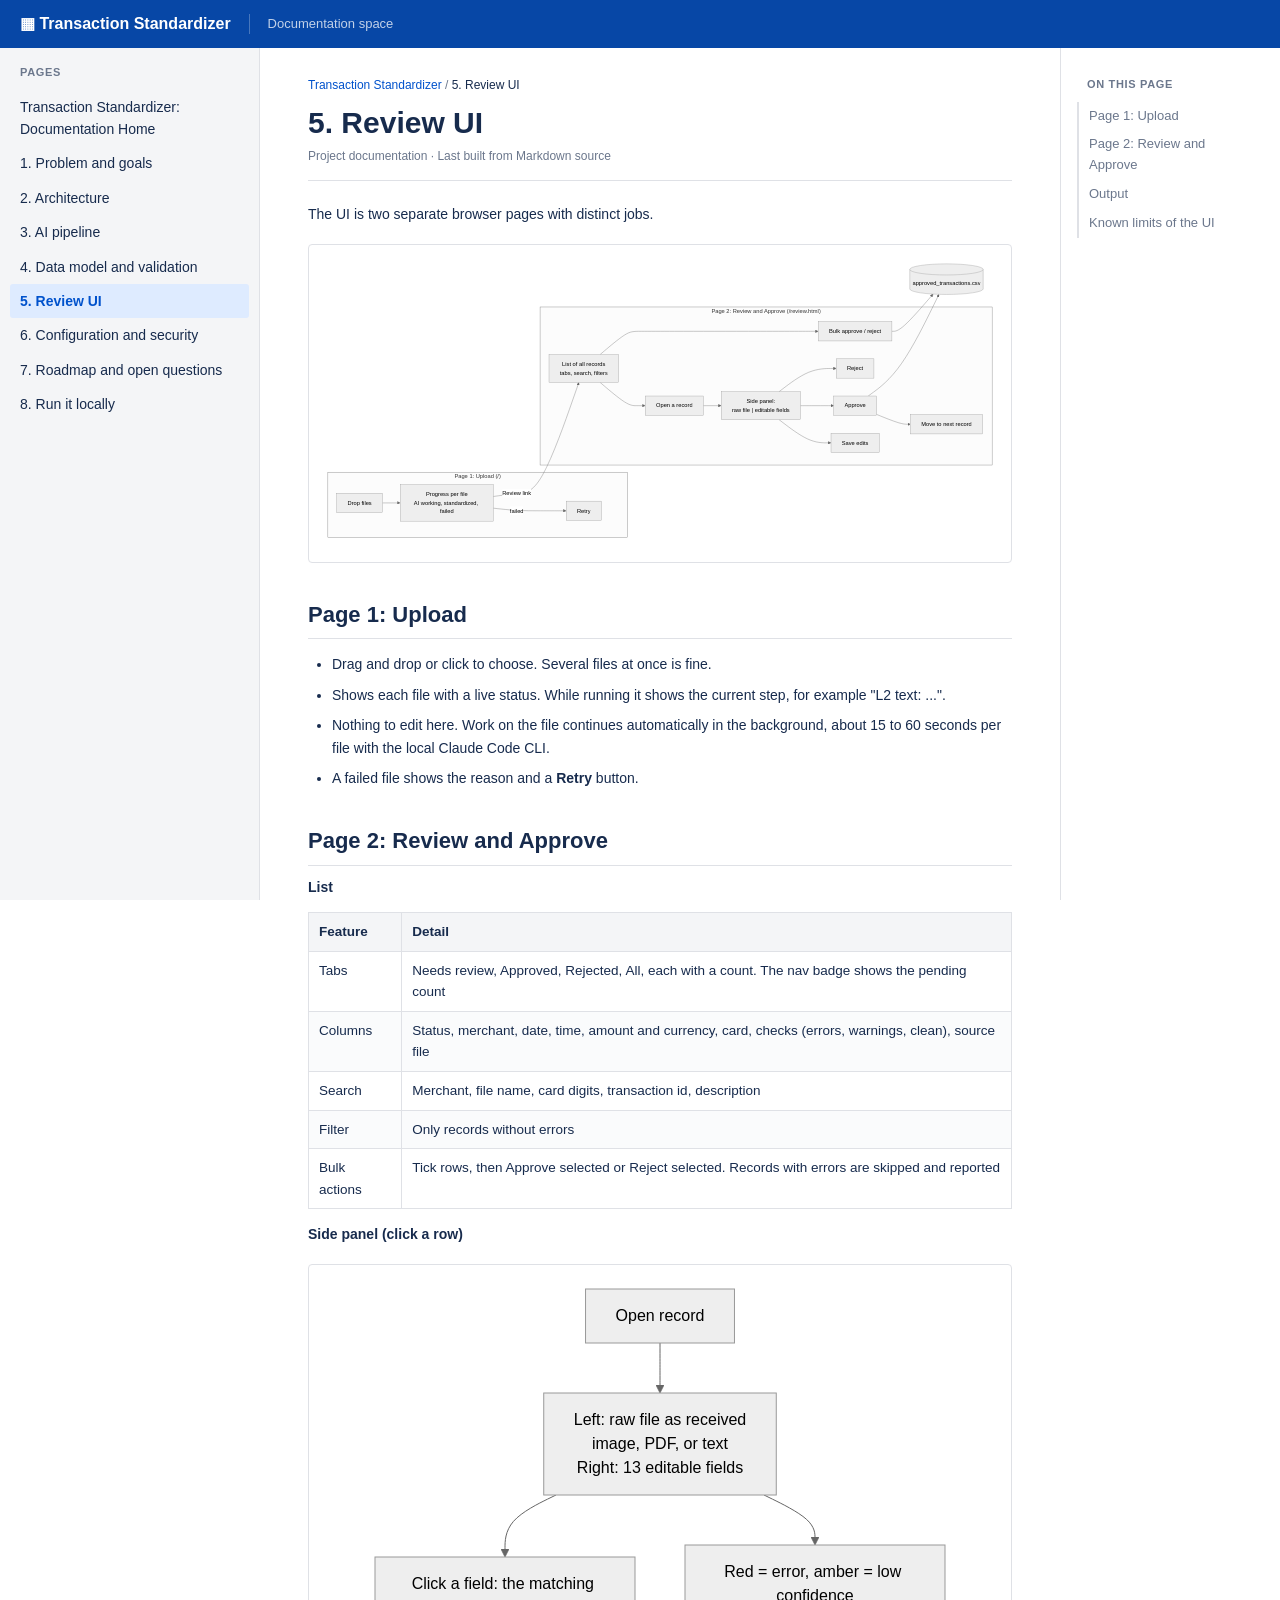
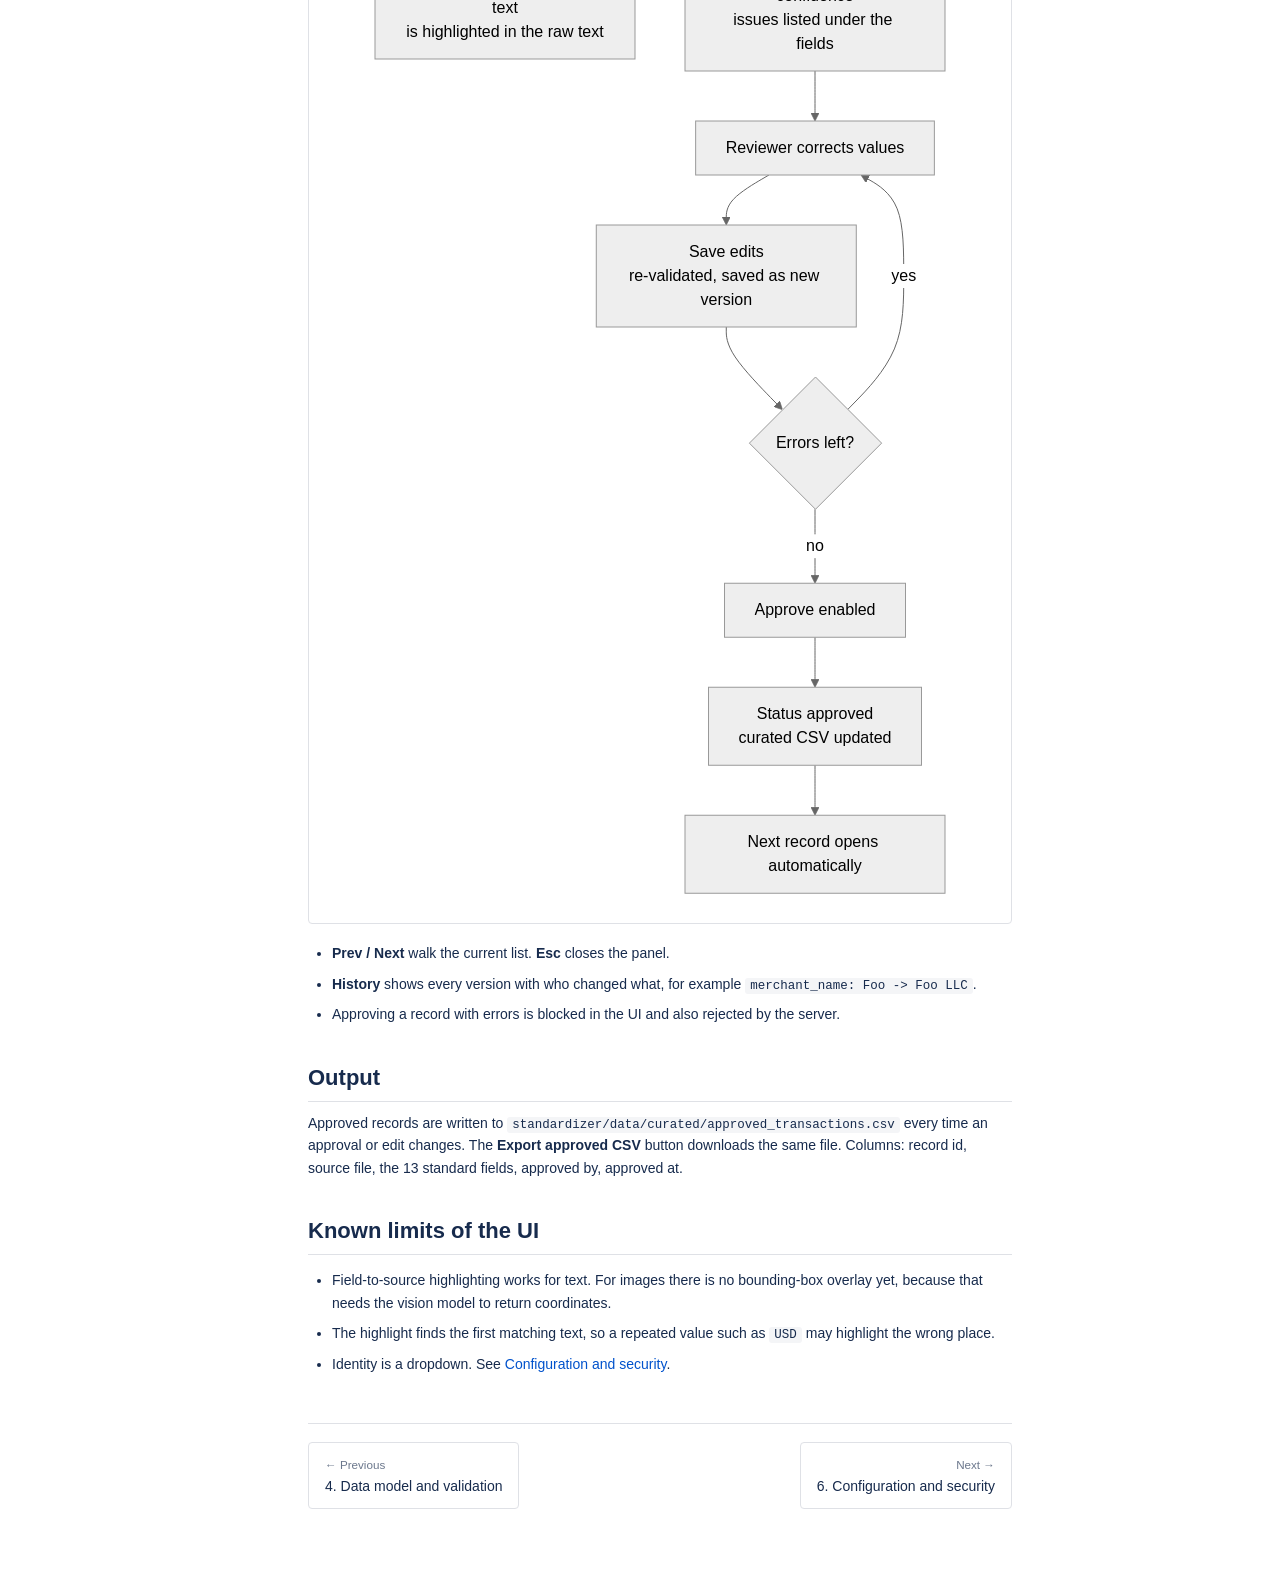
<file: docs/site/05-review-ui.html>
<!doctype html>
<html lang="en">
<head>
<meta charset="utf-8">
<meta name="viewport" content="width=device-width, initial-scale=1">
<title>5. Review UI - Transaction Standardizer</title>
<link rel="stylesheet" href="assets/site.css">
</head>
<body>
<header class="top"><div class="logo">&#9638; Transaction Standardizer</div><div class="space">Documentation space</div></header>
<div class="layout">
  <nav class="tree"><div class="tree-h">Pages</div><a class="" href="index.html">Transaction Standardizer: Documentation Home</a><a class="" href="01-problem-and-goals.html">1. Problem and goals</a><a class="" href="02-architecture.html">2. Architecture</a><a class="" href="03-pipeline.html">3. AI pipeline</a><a class="" href="04-data-model.html">4. Data model and validation</a><a class="on" href="05-review-ui.html">5. Review UI</a><a class="" href="06-config-security.html">6. Configuration and security</a><a class="" href="07-roadmap-and-open-questions.html">7. Roadmap and open questions</a><a class="" href="08-run-locally.html">8. Run it locally</a></nav>
  <main>
    <div class="crumbs"><a href="index.html">Transaction Standardizer</a> / <span>5. Review UI</span></div>
    <h1 class="title">5. Review UI</h1>
    <div class="meta">Project documentation &middot; Last built from Markdown source</div>
    <article><p>The UI is two separate browser pages with distinct jobs.</p>
<div class="diagram"><pre class="mermaid">flowchart LR
    subgraph P1[&quot;Page 1: Upload  (/)&quot;]
        D[&quot;Drop files&quot;] --&gt; PR[&quot;Progress per file&lt;br/&gt;AI working, standardized, failed&quot;]
        PR --&gt;|&quot;failed&quot;| RT[&quot;Retry&quot;]
    end
    subgraph P2[&quot;Page 2: Review and Approve  (/review.html)&quot;]
        LST[&quot;List of all records&lt;br/&gt;tabs, search, filters&quot;] --&gt; ROW[&quot;Open a record&quot;]
        LST --&gt; BULK[&quot;Bulk approve / reject&quot;]
        ROW --&gt; DR[&quot;Side panel:&lt;br/&gt;raw file | editable fields&quot;]
        DR --&gt; SAVE[&quot;Save edits&quot;]
        DR --&gt; APP[&quot;Approve&quot;]
        DR --&gt; REJ[&quot;Reject&quot;]
        APP --&gt; NXT[&quot;Move to next record&quot;]
    end
    PR --&gt;|&quot;Review link&quot;| LST
    APP --&gt; OUT[(&quot;approved_transactions.csv&quot;)]
    BULK --&gt; OUT
</pre></div>
<h2 id="page-1-upload">Page 1: Upload</h2>
<ul>
<li>Drag and drop or click to choose. Several files at once is fine.</li>
<li>Shows each file with a live status. While running it shows the current step, for example "L2 text: ...".</li>
<li>Nothing to edit here. Work on the file continues automatically in the background, about 15 to 60 seconds per file
  with the local Claude Code CLI.</li>
<li>A failed file shows the reason and a <strong>Retry</strong> button.</li>
</ul>
<h2 id="page-2-review-and-approve">Page 2: Review and Approve</h2>
<p><strong>List</strong></p>
<div class="tablewrap"><table>
<thead>
<tr>
<th>Feature</th>
<th>Detail</th>
</tr>
</thead>
<tbody>
<tr>
<td>Tabs</td>
<td>Needs review, Approved, Rejected, All, each with a count. The nav badge shows the pending count</td>
</tr>
<tr>
<td>Columns</td>
<td>Status, merchant, date, time, amount and currency, card, checks (errors, warnings, clean), source file</td>
</tr>
<tr>
<td>Search</td>
<td>Merchant, file name, card digits, transaction id, description</td>
</tr>
<tr>
<td>Filter</td>
<td>Only records without errors</td>
</tr>
<tr>
<td>Bulk actions</td>
<td>Tick rows, then Approve selected or Reject selected. Records with errors are skipped and reported</td>
</tr>
</tbody>
</table></div>
<p><strong>Side panel (click a row)</strong></p>
<div class="diagram"><pre class="mermaid">flowchart TD
    OPEN[&quot;Open record&quot;] --&gt; SEE[&quot;Left: raw file as received&lt;br/&gt;image, PDF, or text&lt;br/&gt;Right: 13 editable fields&quot;]
    SEE --&gt; HL[&quot;Click a field: the matching text&lt;br/&gt;is highlighted in the raw text&quot;]
    SEE --&gt; FLAG[&quot;Red = error, amber = low confidence&lt;br/&gt;issues listed under the fields&quot;]
    FLAG --&gt; FIX[&quot;Reviewer corrects values&quot;]
    FIX --&gt; SAVE[&quot;Save edits&lt;br/&gt;re-validated, saved as new version&quot;]
    SAVE --&gt; CHK{&quot;Errors left?&quot;}
    CHK --&gt;|&quot;yes&quot;| FIX
    CHK --&gt;|&quot;no&quot;| APP[&quot;Approve enabled&quot;]
    APP --&gt; DONE[&quot;Status approved&lt;br/&gt;curated CSV updated&quot;]
    DONE --&gt; NEXT[&quot;Next record opens automatically&quot;]
</pre></div>
<ul>
<li><strong>Prev / Next</strong> walk the current list. <strong>Esc</strong> closes the panel.</li>
<li><strong>History</strong> shows every version with who changed what, for example <code>merchant_name: Foo -&gt; Foo LLC</code>.</li>
<li>Approving a record with errors is blocked in the UI and also rejected by the server.</li>
</ul>
<h2 id="output">Output</h2>
<p>Approved records are written to <code>standardizer/data/curated/approved_transactions.csv</code> every time an approval or edit
changes. The <strong>Export approved CSV</strong> button downloads the same file. Columns: record id, source file, the 13 standard
fields, approved by, approved at.</p>
<h2 id="known-limits-of-the-ui">Known limits of the UI</h2>
<ul>
<li>Field-to-source highlighting works for text. For images there is no bounding-box overlay yet, because that needs the
  vision model to return coordinates.</li>
<li>The highlight finds the first matching text, so a repeated value such as <code>USD</code> may highlight the wrong place.</li>
<li>Identity is a dropdown. See <a href="06-config-security.html">Configuration and security</a>.</li>
</ul></article>
    <div class="pager"><a class="prev" href="04-data-model.html"><small>&larr; Previous</small><br>4. Data model and validation</a><a class="next" href="06-config-security.html"><small>Next &rarr;</small><br>6. Configuration and security</a></div>
  </main>
  <aside class="otp"><div class="tree-h">On this page</div><a href="#page-1-upload">Page 1: Upload</a><a href="#page-2-review-and-approve">Page 2: Review and Approve</a><a href="#output">Output</a><a href="#known-limits-of-the-ui">Known limits of the UI</a></aside>
</div>
<script src="assets/mermaid.min.js"></script>
<script>
  mermaid.initialize({startOnLoad: false, theme: "neutral", securityLevel: "loose", flowchart: {htmlLabels: true, curve: "basis"}});
  mermaid.run({querySelector: "pre.mermaid"});
</script>
</body>
</html>
</file>
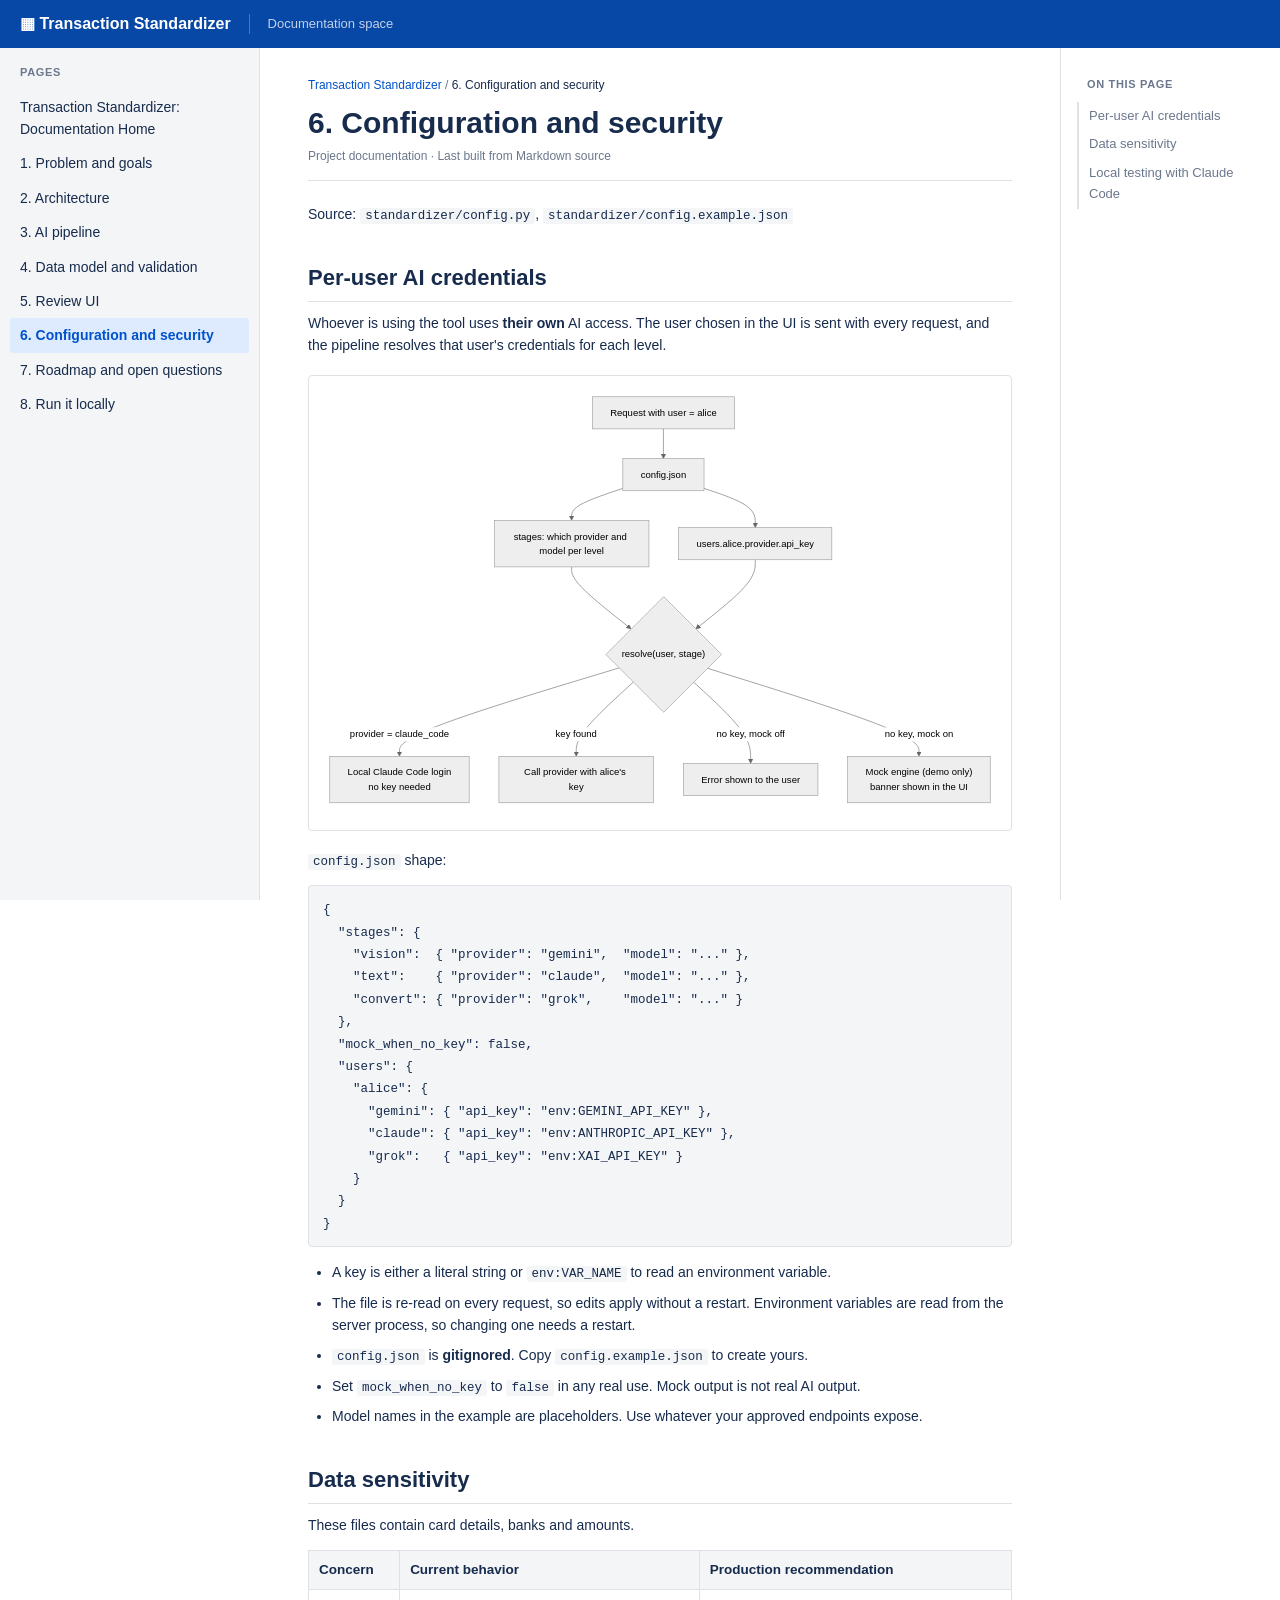
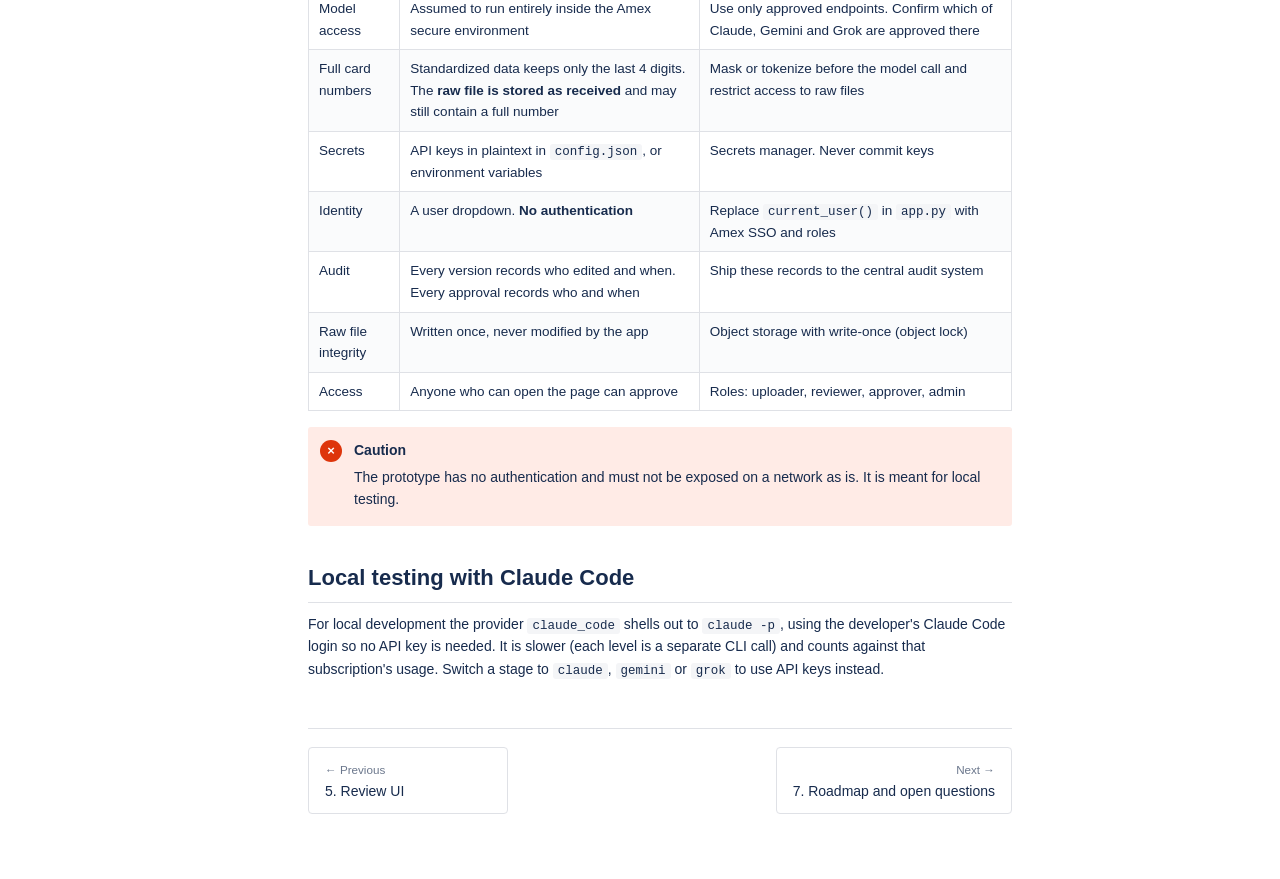
<file: docs/site/06-config-security.html>
<!doctype html>
<html lang="en">
<head>
<meta charset="utf-8">
<meta name="viewport" content="width=device-width, initial-scale=1">
<title>6. Configuration and security - Transaction Standardizer</title>
<link rel="stylesheet" href="assets/site.css">
</head>
<body>
<header class="top"><div class="logo">&#9638; Transaction Standardizer</div><div class="space">Documentation space</div></header>
<div class="layout">
  <nav class="tree"><div class="tree-h">Pages</div><a class="" href="index.html">Transaction Standardizer: Documentation Home</a><a class="" href="01-problem-and-goals.html">1. Problem and goals</a><a class="" href="02-architecture.html">2. Architecture</a><a class="" href="03-pipeline.html">3. AI pipeline</a><a class="" href="04-data-model.html">4. Data model and validation</a><a class="" href="05-review-ui.html">5. Review UI</a><a class="on" href="06-config-security.html">6. Configuration and security</a><a class="" href="07-roadmap-and-open-questions.html">7. Roadmap and open questions</a><a class="" href="08-run-locally.html">8. Run it locally</a></nav>
  <main>
    <div class="crumbs"><a href="index.html">Transaction Standardizer</a> / <span>6. Configuration and security</span></div>
    <h1 class="title">6. Configuration and security</h1>
    <div class="meta">Project documentation &middot; Last built from Markdown source</div>
    <article><p>Source: <a href="https://github.com/Sanjit-kumar/Amex/blob/main/standardizer/config.py"><code>standardizer/config.py</code></a>, <code>standardizer/config.example.json</code></p>
<h2 id="per-user-ai-credentials">Per-user AI credentials</h2>
<p>Whoever is using the tool uses <strong>their own</strong> AI access. The user chosen in the UI is sent with every request, and the
pipeline resolves that user's credentials for each level.</p>
<div class="diagram"><pre class="mermaid">flowchart TD
    REQ[&quot;Request with user = alice&quot;] --&gt; CFG[&quot;config.json&quot;]
    CFG --&gt; ST[&quot;stages: which provider and model per level&quot;]
    CFG --&gt; US[&quot;users.alice.provider.api_key&quot;]
    ST --&gt; RES{&quot;resolve(user, stage)&quot;}
    US --&gt; RES
    RES --&gt;|&quot;provider = claude_code&quot;| CLI[&quot;Local Claude Code login&lt;br/&gt;no key needed&quot;]
    RES --&gt;|&quot;key found&quot;| LIVE[&quot;Call provider with alice&#x27;s key&quot;]
    RES --&gt;|&quot;no key, mock off&quot;| ERR[&quot;Error shown to the user&quot;]
    RES --&gt;|&quot;no key, mock on&quot;| MOCK[&quot;Mock engine (demo only)&lt;br/&gt;banner shown in the UI&quot;]
</pre></div>
<p><code>config.json</code> shape:</p>
<pre><code class="language-json">{
  &quot;stages&quot;: {
    &quot;vision&quot;:  { &quot;provider&quot;: &quot;gemini&quot;,  &quot;model&quot;: &quot;...&quot; },
    &quot;text&quot;:    { &quot;provider&quot;: &quot;claude&quot;,  &quot;model&quot;: &quot;...&quot; },
    &quot;convert&quot;: { &quot;provider&quot;: &quot;grok&quot;,    &quot;model&quot;: &quot;...&quot; }
  },
  &quot;mock_when_no_key&quot;: false,
  &quot;users&quot;: {
    &quot;alice&quot;: {
      &quot;gemini&quot;: { &quot;api_key&quot;: &quot;env:GEMINI_API_KEY&quot; },
      &quot;claude&quot;: { &quot;api_key&quot;: &quot;env:ANTHROPIC_API_KEY&quot; },
      &quot;grok&quot;:   { &quot;api_key&quot;: &quot;env:XAI_API_KEY&quot; }
    }
  }
}
</code></pre>
<ul>
<li>A key is either a literal string or <code>env:VAR_NAME</code> to read an environment variable.</li>
<li>The file is re-read on every request, so edits apply without a restart. Environment variables are read from the
  server process, so changing one needs a restart.</li>
<li><code>config.json</code> is <strong>gitignored</strong>. Copy <code>config.example.json</code> to create yours.</li>
<li>Set <code>mock_when_no_key</code> to <code>false</code> in any real use. Mock output is not real AI output.</li>
<li>Model names in the example are placeholders. Use whatever your approved endpoints expose.</li>
</ul>
<h2 id="data-sensitivity">Data sensitivity</h2>
<p>These files contain card details, banks and amounts.</p>
<div class="tablewrap"><table>
<thead>
<tr>
<th>Concern</th>
<th>Current behavior</th>
<th>Production recommendation</th>
</tr>
</thead>
<tbody>
<tr>
<td>Model access</td>
<td>Assumed to run entirely inside the Amex secure environment</td>
<td>Use only approved endpoints. Confirm which of Claude, Gemini and Grok are approved there</td>
</tr>
<tr>
<td>Full card numbers</td>
<td>Standardized data keeps only the last 4 digits. The <strong>raw file is stored as received</strong> and may still contain a full number</td>
<td>Mask or tokenize before the model call and restrict access to raw files</td>
</tr>
<tr>
<td>Secrets</td>
<td>API keys in plaintext in <code>config.json</code>, or environment variables</td>
<td>Secrets manager. Never commit keys</td>
</tr>
<tr>
<td>Identity</td>
<td>A user dropdown. <strong>No authentication</strong></td>
<td>Replace <code>current_user()</code> in <code>app.py</code> with Amex SSO and roles</td>
</tr>
<tr>
<td>Audit</td>
<td>Every version records who edited and when. Every approval records who and when</td>
<td>Ship these records to the central audit system</td>
</tr>
<tr>
<td>Raw file integrity</td>
<td>Written once, never modified by the app</td>
<td>Object storage with write-once (object lock)</td>
</tr>
<tr>
<td>Access</td>
<td>Anyone who can open the page can approve</td>
<td>Roles: uploader, reviewer, approver, admin</td>
</tr>
</tbody>
</table></div>
<div class="panel caution"><div class="picon">×</div><div class="pbody"><div class="ptitle">Caution</div><p>The prototype has no authentication and must not be exposed on a network as is. It is meant for local testing.</p></div></div>
<h2 id="local-testing-with-claude-code">Local testing with Claude Code</h2>
<p>For local development the provider <code>claude_code</code> shells out to <code>claude -p</code>, using the developer's Claude Code login so
no API key is needed. It is slower (each level is a separate CLI call) and counts against that subscription's usage.
Switch a stage to <code>claude</code>, <code>gemini</code> or <code>grok</code> to use API keys instead.</p></article>
    <div class="pager"><a class="prev" href="05-review-ui.html"><small>&larr; Previous</small><br>5. Review UI</a><a class="next" href="07-roadmap-and-open-questions.html"><small>Next &rarr;</small><br>7. Roadmap and open questions</a></div>
  </main>
  <aside class="otp"><div class="tree-h">On this page</div><a href="#per-user-ai-credentials">Per-user AI credentials</a><a href="#data-sensitivity">Data sensitivity</a><a href="#local-testing-with-claude-code">Local testing with Claude Code</a></aside>
</div>
<script src="assets/mermaid.min.js"></script>
<script>
  mermaid.initialize({startOnLoad: false, theme: "neutral", securityLevel: "loose", flowchart: {htmlLabels: true, curve: "basis"}});
  mermaid.run({querySelector: "pre.mermaid"});
</script>
</body>
</html>
</file>
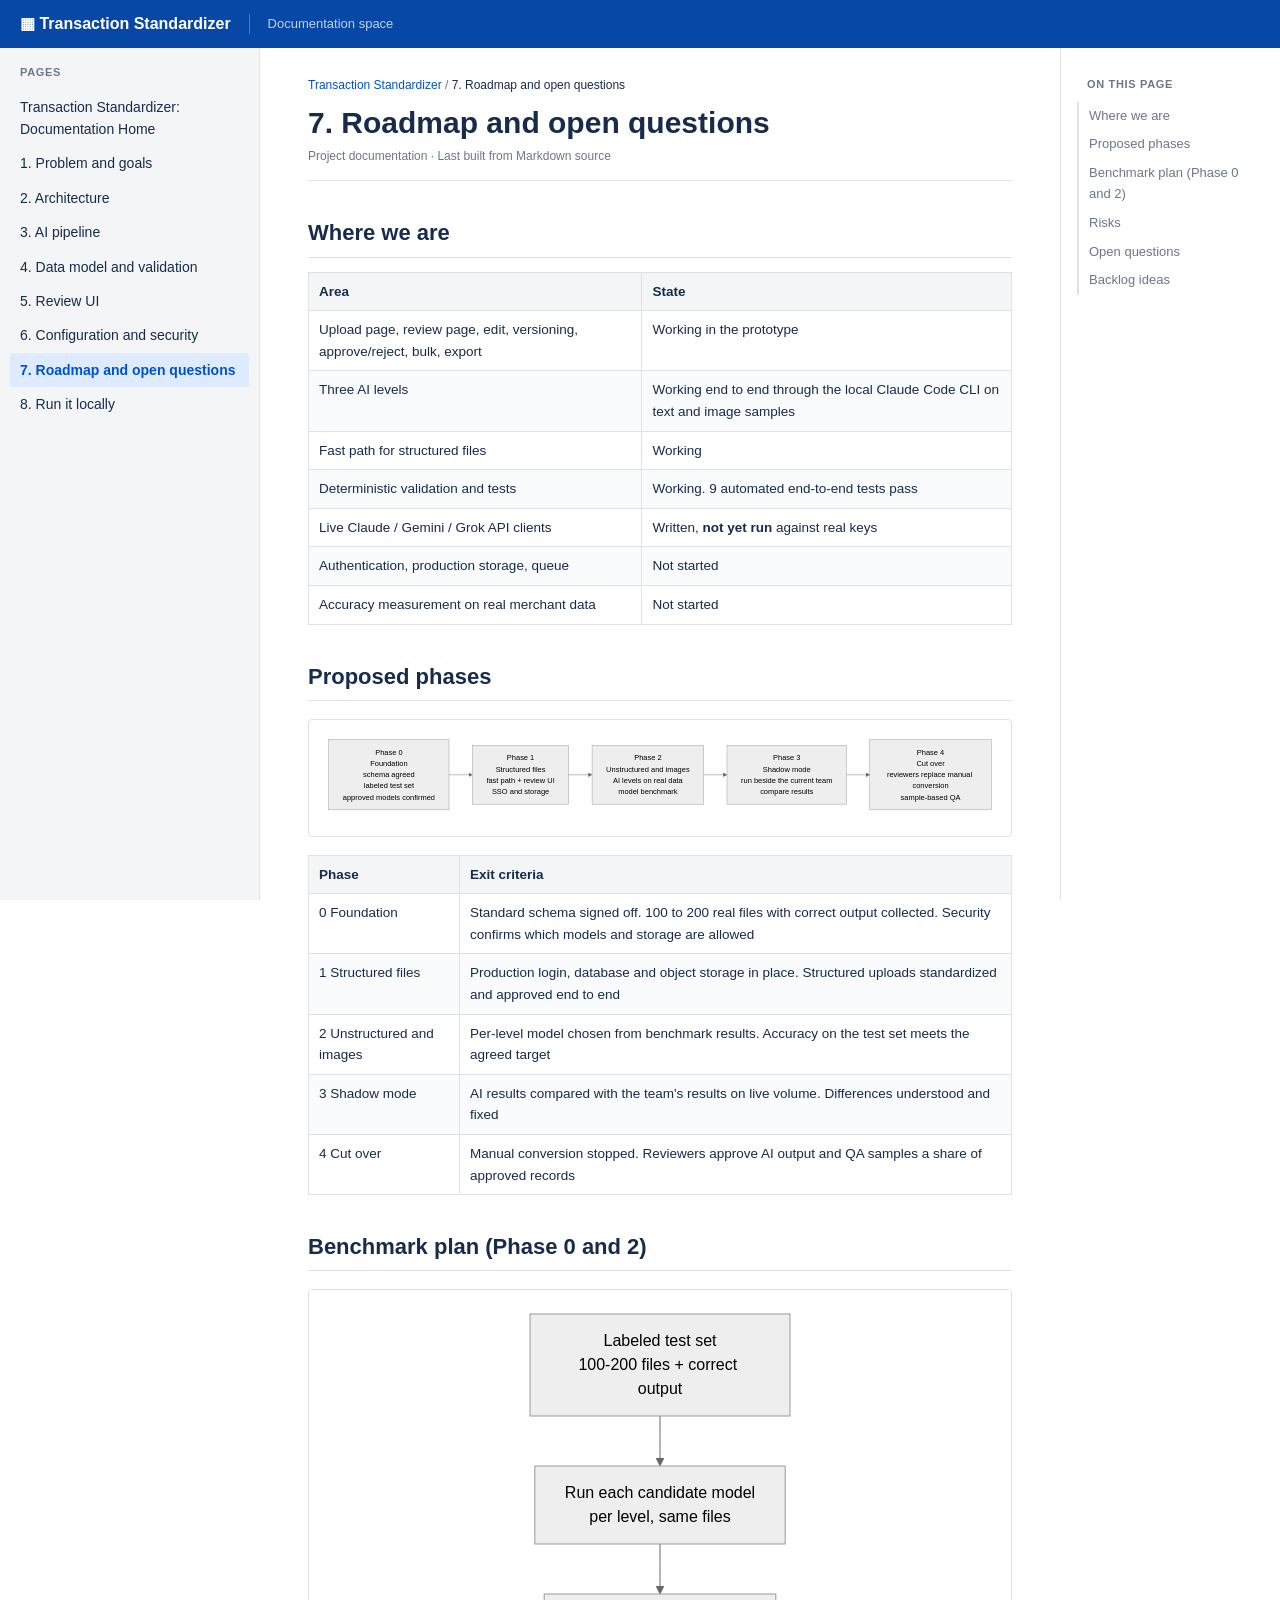
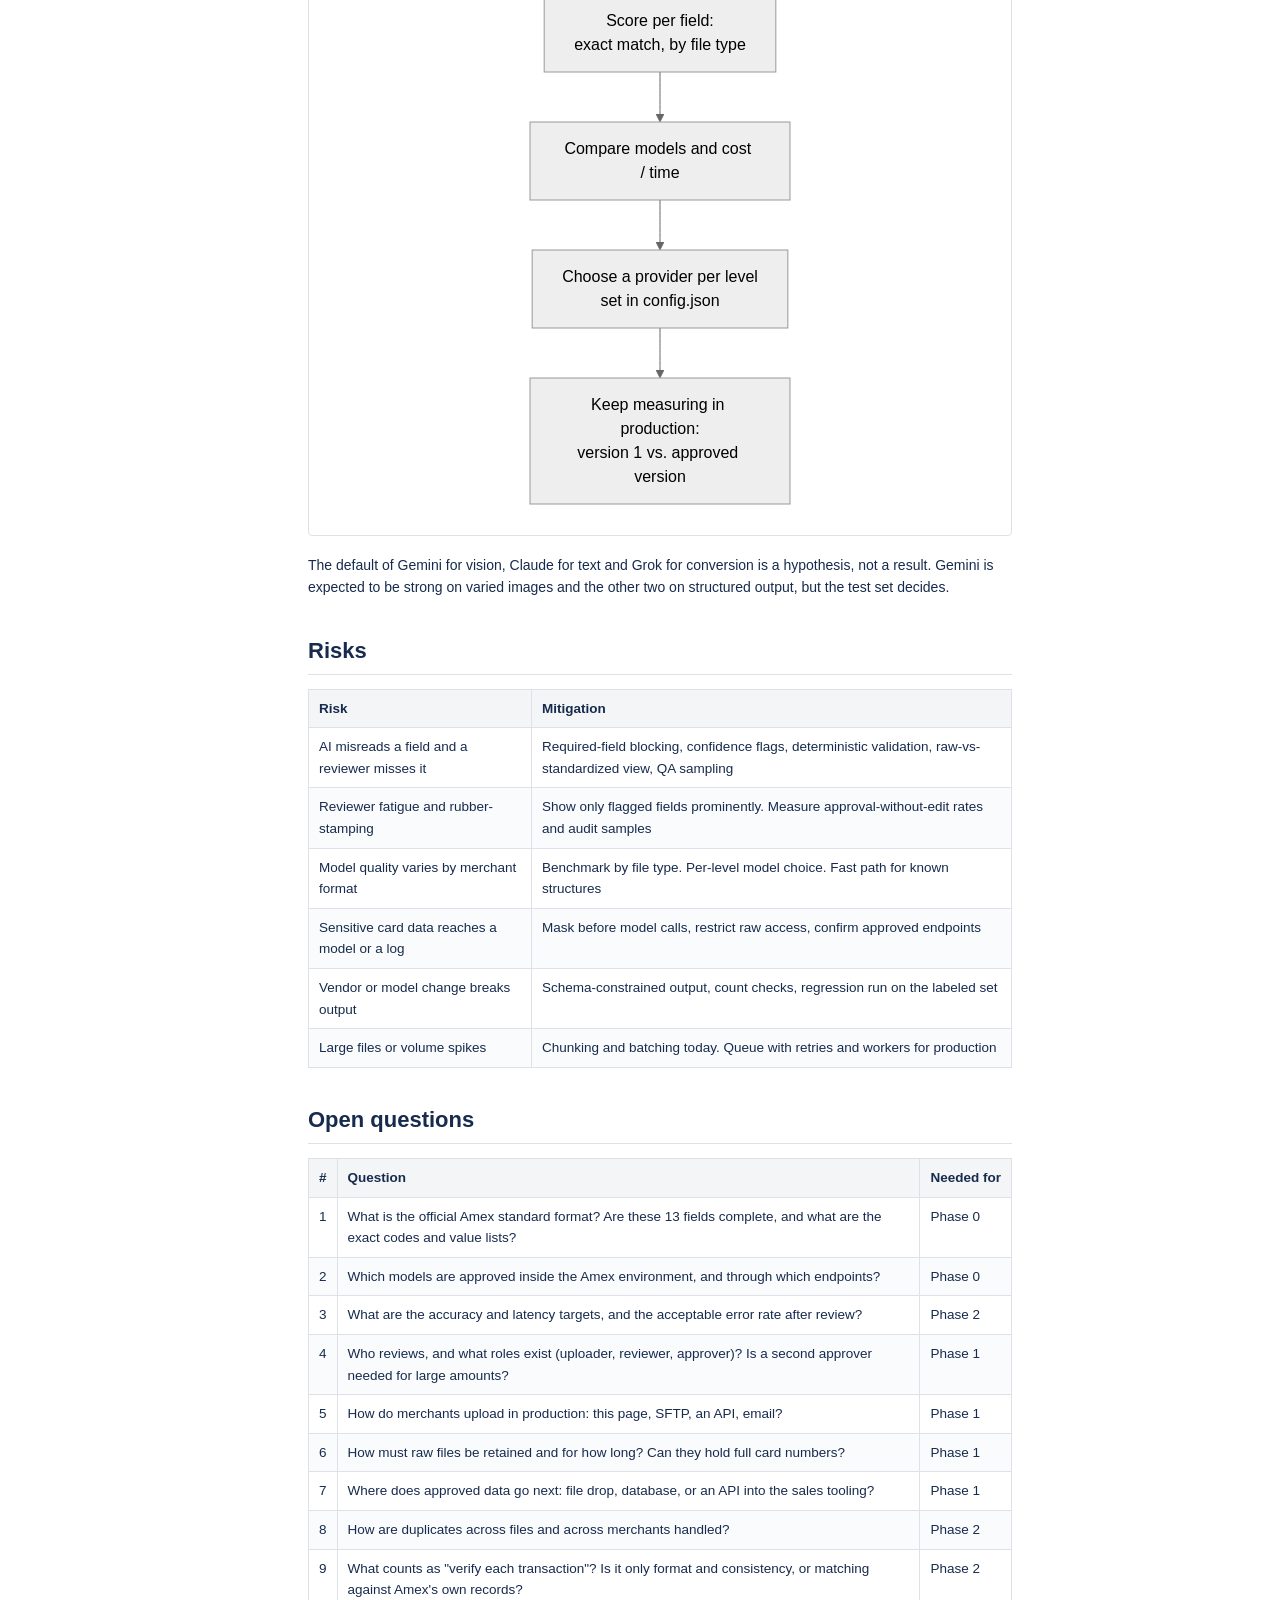
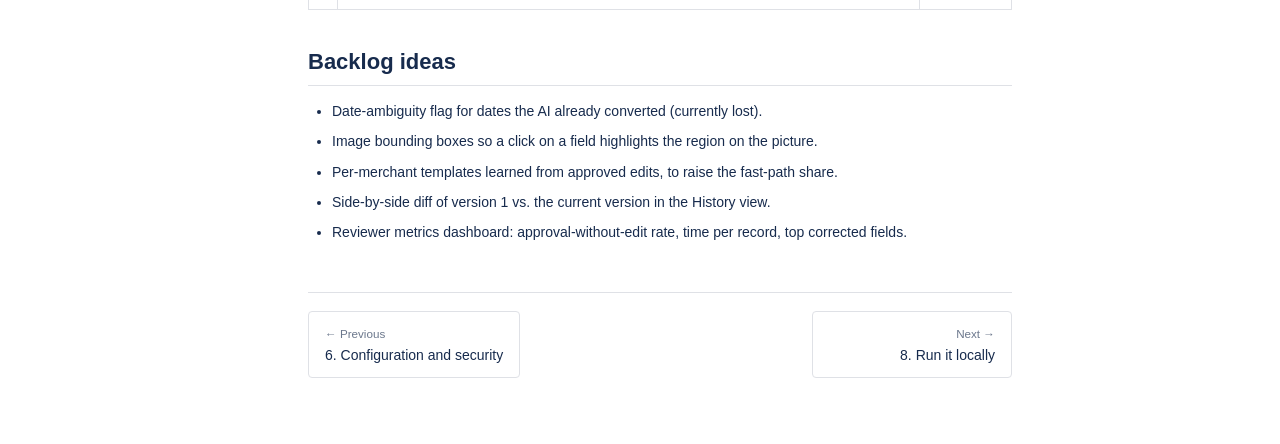
<file: docs/site/07-roadmap-and-open-questions.html>
<!doctype html>
<html lang="en">
<head>
<meta charset="utf-8">
<meta name="viewport" content="width=device-width, initial-scale=1">
<title>7. Roadmap and open questions - Transaction Standardizer</title>
<link rel="stylesheet" href="assets/site.css">
</head>
<body>
<header class="top"><div class="logo">&#9638; Transaction Standardizer</div><div class="space">Documentation space</div></header>
<div class="layout">
  <nav class="tree"><div class="tree-h">Pages</div><a class="" href="index.html">Transaction Standardizer: Documentation Home</a><a class="" href="01-problem-and-goals.html">1. Problem and goals</a><a class="" href="02-architecture.html">2. Architecture</a><a class="" href="03-pipeline.html">3. AI pipeline</a><a class="" href="04-data-model.html">4. Data model and validation</a><a class="" href="05-review-ui.html">5. Review UI</a><a class="" href="06-config-security.html">6. Configuration and security</a><a class="on" href="07-roadmap-and-open-questions.html">7. Roadmap and open questions</a><a class="" href="08-run-locally.html">8. Run it locally</a></nav>
  <main>
    <div class="crumbs"><a href="index.html">Transaction Standardizer</a> / <span>7. Roadmap and open questions</span></div>
    <h1 class="title">7. Roadmap and open questions</h1>
    <div class="meta">Project documentation &middot; Last built from Markdown source</div>
    <article><h2 id="where-we-are">Where we are</h2>
<div class="tablewrap"><table>
<thead>
<tr>
<th>Area</th>
<th>State</th>
</tr>
</thead>
<tbody>
<tr>
<td>Upload page, review page, edit, versioning, approve/reject, bulk, export</td>
<td>Working in the prototype</td>
</tr>
<tr>
<td>Three AI levels</td>
<td>Working end to end through the local Claude Code CLI on text and image samples</td>
</tr>
<tr>
<td>Fast path for structured files</td>
<td>Working</td>
</tr>
<tr>
<td>Deterministic validation and tests</td>
<td>Working. 9 automated end-to-end tests pass</td>
</tr>
<tr>
<td>Live Claude / Gemini / Grok API clients</td>
<td>Written, <strong>not yet run</strong> against real keys</td>
</tr>
<tr>
<td>Authentication, production storage, queue</td>
<td>Not started</td>
</tr>
<tr>
<td>Accuracy measurement on real merchant data</td>
<td>Not started</td>
</tr>
</tbody>
</table></div>
<h2 id="proposed-phases">Proposed phases</h2>
<div class="diagram"><pre class="mermaid">flowchart LR
    P0[&quot;Phase 0&lt;br/&gt;Foundation&lt;br/&gt;schema agreed&lt;br/&gt;labeled test set&lt;br/&gt;approved models confirmed&quot;] --&gt; P1[&quot;Phase 1&lt;br/&gt;Structured files&lt;br/&gt;fast path + review UI&lt;br/&gt;SSO and storage&quot;]
    P1 --&gt; P2[&quot;Phase 2&lt;br/&gt;Unstructured and images&lt;br/&gt;AI levels on real data&lt;br/&gt;model benchmark&quot;]
    P2 --&gt; P3[&quot;Phase 3&lt;br/&gt;Shadow mode&lt;br/&gt;run beside the current team&lt;br/&gt;compare results&quot;]
    P3 --&gt; P4[&quot;Phase 4&lt;br/&gt;Cut over&lt;br/&gt;reviewers replace manual conversion&lt;br/&gt;sample-based QA&quot;]
</pre></div>
<div class="tablewrap"><table>
<thead>
<tr>
<th>Phase</th>
<th>Exit criteria</th>
</tr>
</thead>
<tbody>
<tr>
<td>0 Foundation</td>
<td>Standard schema signed off. 100 to 200 real files with correct output collected. Security confirms which models and storage are allowed</td>
</tr>
<tr>
<td>1 Structured files</td>
<td>Production login, database and object storage in place. Structured uploads standardized and approved end to end</td>
</tr>
<tr>
<td>2 Unstructured and images</td>
<td>Per-level model chosen from benchmark results. Accuracy on the test set meets the agreed target</td>
</tr>
<tr>
<td>3 Shadow mode</td>
<td>AI results compared with the team's results on live volume. Differences understood and fixed</td>
</tr>
<tr>
<td>4 Cut over</td>
<td>Manual conversion stopped. Reviewers approve AI output and QA samples a share of approved records</td>
</tr>
</tbody>
</table></div>
<h2 id="benchmark-plan-phase-0-and-2">Benchmark plan (Phase 0 and 2)</h2>
<div class="diagram"><pre class="mermaid">flowchart TD
    SET[&quot;Labeled test set&lt;br/&gt;100-200 files + correct output&quot;] --&gt; RUN[&quot;Run each candidate model&lt;br/&gt;per level, same files&quot;]
    RUN --&gt; SC[&quot;Score per field:&lt;br/&gt;exact match, by file type&quot;]
    SC --&gt; CMP[&quot;Compare models and cost / time&quot;]
    CMP --&gt; PICK[&quot;Choose a provider per level&lt;br/&gt;set in config.json&quot;]
    PICK --&gt; TRK[&quot;Keep measuring in production:&lt;br/&gt;version 1 vs. approved version&quot;]
</pre></div>
<p>The default of Gemini for vision, Claude for text and Grok for conversion is a hypothesis, not a result. Gemini is
expected to be strong on varied images and the other two on structured output, but the test set decides.</p>
<h2 id="risks">Risks</h2>
<div class="tablewrap"><table>
<thead>
<tr>
<th>Risk</th>
<th>Mitigation</th>
</tr>
</thead>
<tbody>
<tr>
<td>AI misreads a field and a reviewer misses it</td>
<td>Required-field blocking, confidence flags, deterministic validation, raw-vs-standardized view, QA sampling</td>
</tr>
<tr>
<td>Reviewer fatigue and rubber-stamping</td>
<td>Show only flagged fields prominently. Measure approval-without-edit rates and audit samples</td>
</tr>
<tr>
<td>Model quality varies by merchant format</td>
<td>Benchmark by file type. Per-level model choice. Fast path for known structures</td>
</tr>
<tr>
<td>Sensitive card data reaches a model or a log</td>
<td>Mask before model calls, restrict raw access, confirm approved endpoints</td>
</tr>
<tr>
<td>Vendor or model change breaks output</td>
<td>Schema-constrained output, count checks, regression run on the labeled set</td>
</tr>
<tr>
<td>Large files or volume spikes</td>
<td>Chunking and batching today. Queue with retries and workers for production</td>
</tr>
</tbody>
</table></div>
<h2 id="open-questions">Open questions</h2>
<div class="tablewrap"><table>
<thead>
<tr>
<th>#</th>
<th>Question</th>
<th>Needed for</th>
</tr>
</thead>
<tbody>
<tr>
<td>1</td>
<td>What is the official Amex standard format? Are these 13 fields complete, and what are the exact codes and value lists?</td>
<td>Phase 0</td>
</tr>
<tr>
<td>2</td>
<td>Which models are approved inside the Amex environment, and through which endpoints?</td>
<td>Phase 0</td>
</tr>
<tr>
<td>3</td>
<td>What are the accuracy and latency targets, and the acceptable error rate after review?</td>
<td>Phase 2</td>
</tr>
<tr>
<td>4</td>
<td>Who reviews, and what roles exist (uploader, reviewer, approver)? Is a second approver needed for large amounts?</td>
<td>Phase 1</td>
</tr>
<tr>
<td>5</td>
<td>How do merchants upload in production: this page, SFTP, an API, email?</td>
<td>Phase 1</td>
</tr>
<tr>
<td>6</td>
<td>How must raw files be retained and for how long? Can they hold full card numbers?</td>
<td>Phase 1</td>
</tr>
<tr>
<td>7</td>
<td>Where does approved data go next: file drop, database, or an API into the sales tooling?</td>
<td>Phase 1</td>
</tr>
<tr>
<td>8</td>
<td>How are duplicates across files and across merchants handled?</td>
<td>Phase 2</td>
</tr>
<tr>
<td>9</td>
<td>What counts as "verify each transaction"? Is it only format and consistency, or matching against Amex's own records?</td>
<td>Phase 2</td>
</tr>
</tbody>
</table></div>
<h2 id="backlog-ideas">Backlog ideas</h2>
<ul>
<li>Date-ambiguity flag for dates the AI already converted (currently lost).</li>
<li>Image bounding boxes so a click on a field highlights the region on the picture.</li>
<li>Per-merchant templates learned from approved edits, to raise the fast-path share.</li>
<li>Side-by-side diff of version 1 vs. the current version in the History view.</li>
<li>Reviewer metrics dashboard: approval-without-edit rate, time per record, top corrected fields.</li>
</ul></article>
    <div class="pager"><a class="prev" href="06-config-security.html"><small>&larr; Previous</small><br>6. Configuration and security</a><a class="next" href="08-run-locally.html"><small>Next &rarr;</small><br>8. Run it locally</a></div>
  </main>
  <aside class="otp"><div class="tree-h">On this page</div><a href="#where-we-are">Where we are</a><a href="#proposed-phases">Proposed phases</a><a href="#benchmark-plan-phase-0-and-2">Benchmark plan (Phase 0 and 2)</a><a href="#risks">Risks</a><a href="#open-questions">Open questions</a><a href="#backlog-ideas">Backlog ideas</a></aside>
</div>
<script src="assets/mermaid.min.js"></script>
<script>
  mermaid.initialize({startOnLoad: false, theme: "neutral", securityLevel: "loose", flowchart: {htmlLabels: true, curve: "basis"}});
  mermaid.run({querySelector: "pre.mermaid"});
</script>
</body>
</html>
</file>
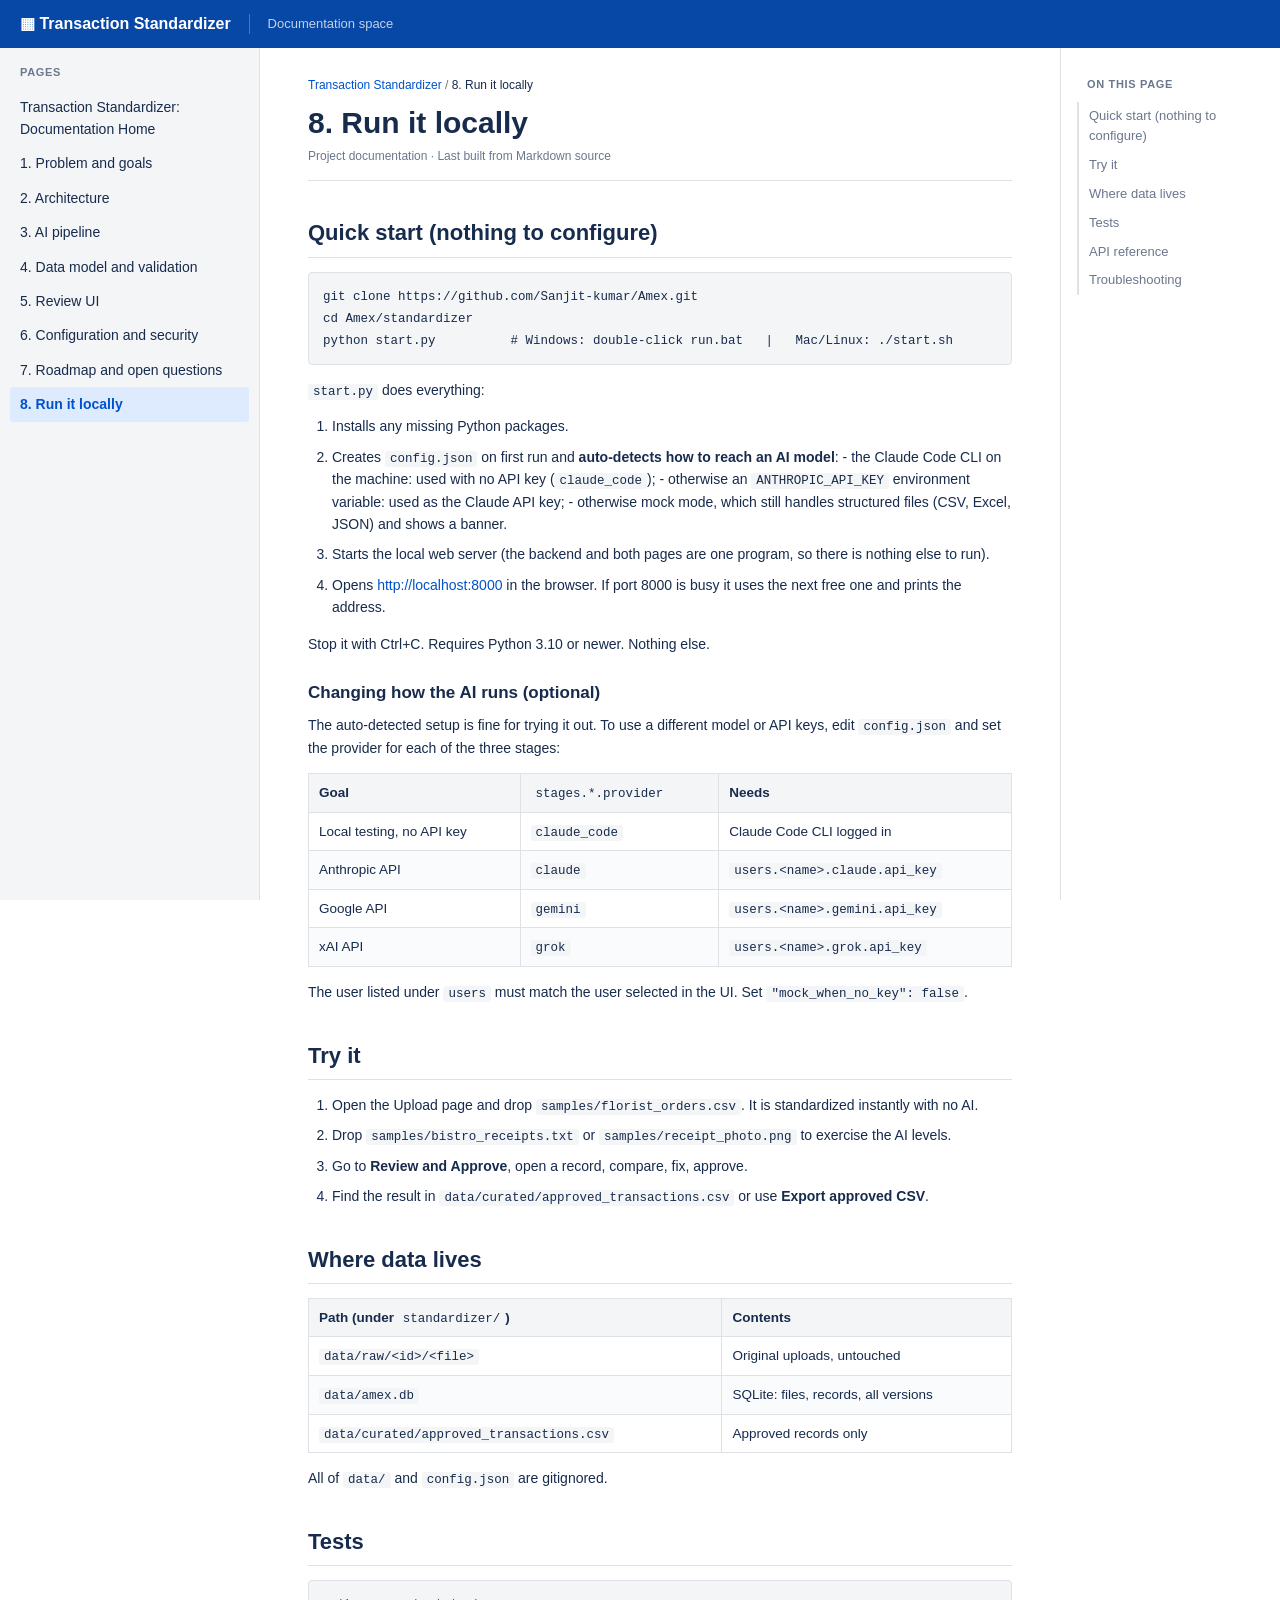
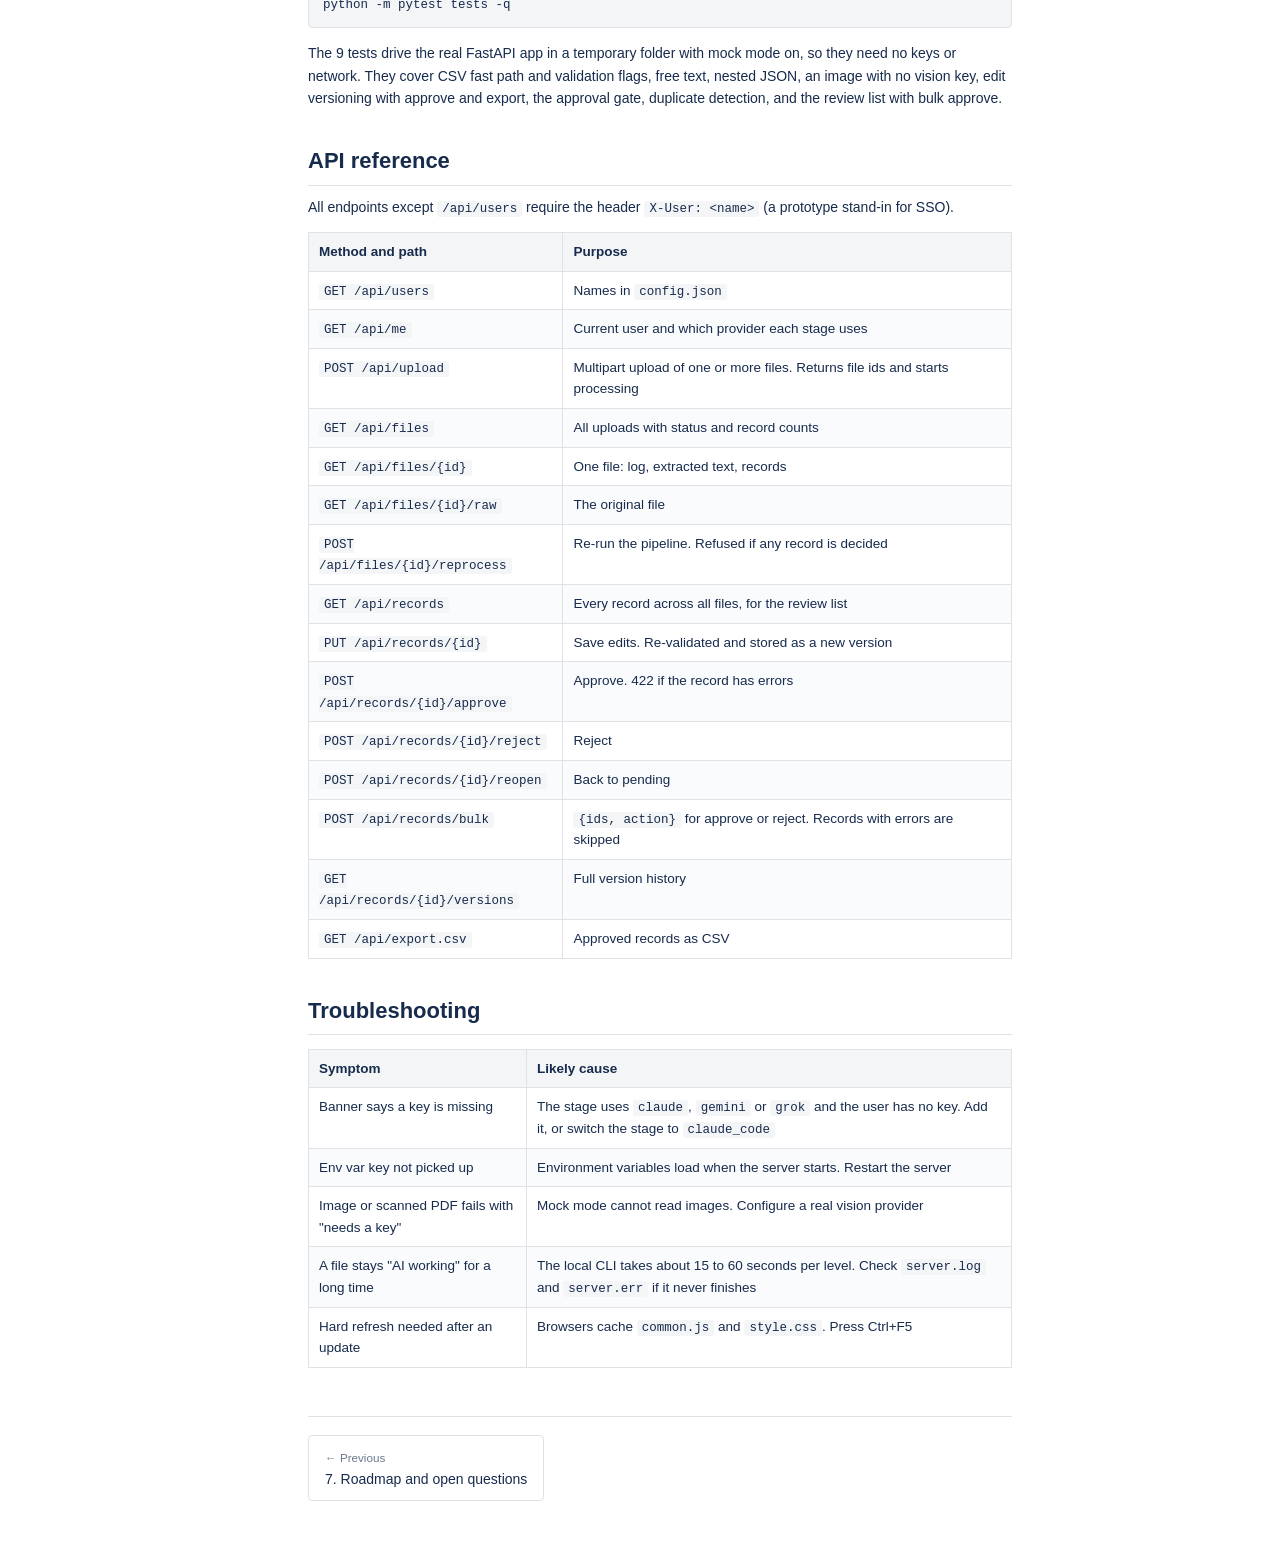
<file: docs/site/08-run-locally.html>
<!doctype html>
<html lang="en">
<head>
<meta charset="utf-8">
<meta name="viewport" content="width=device-width, initial-scale=1">
<title>8. Run it locally - Transaction Standardizer</title>
<link rel="stylesheet" href="assets/site.css">
</head>
<body>
<header class="top"><div class="logo">&#9638; Transaction Standardizer</div><div class="space">Documentation space</div></header>
<div class="layout">
  <nav class="tree"><div class="tree-h">Pages</div><a class="" href="index.html">Transaction Standardizer: Documentation Home</a><a class="" href="01-problem-and-goals.html">1. Problem and goals</a><a class="" href="02-architecture.html">2. Architecture</a><a class="" href="03-pipeline.html">3. AI pipeline</a><a class="" href="04-data-model.html">4. Data model and validation</a><a class="" href="05-review-ui.html">5. Review UI</a><a class="" href="06-config-security.html">6. Configuration and security</a><a class="" href="07-roadmap-and-open-questions.html">7. Roadmap and open questions</a><a class="on" href="08-run-locally.html">8. Run it locally</a></nav>
  <main>
    <div class="crumbs"><a href="index.html">Transaction Standardizer</a> / <span>8. Run it locally</span></div>
    <h1 class="title">8. Run it locally</h1>
    <div class="meta">Project documentation &middot; Last built from Markdown source</div>
    <article><h2 id="quick-start-nothing-to-configure">Quick start (nothing to configure)</h2>
<pre><code class="language-bash">git clone https://github.com/Sanjit-kumar/Amex.git
cd Amex/standardizer
python start.py          # Windows: double-click run.bat   |   Mac/Linux: ./start.sh
</code></pre>
<p><code>start.py</code> does everything:</p>
<ol>
<li>Installs any missing Python packages.</li>
<li>Creates <code>config.json</code> on first run and <strong>auto-detects how to reach an AI model</strong>:
   - the Claude Code CLI on the machine: used with no API key (<code>claude_code</code>);
   - otherwise an <code>ANTHROPIC_API_KEY</code> environment variable: used as the Claude API key;
   - otherwise mock mode, which still handles structured files (CSV, Excel, JSON) and shows a banner.</li>
<li>Starts the local web server (the backend and both pages are one program, so there is nothing else to run).</li>
<li>Opens <a href="http://localhost:8000">http://localhost:8000</a> in the browser. If port 8000 is busy it uses the next free one and prints the address.</li>
</ol>
<p>Stop it with Ctrl+C. Requires Python 3.10 or newer. Nothing else.</p>
<h3 id="changing-how-the-ai-runs-optional">Changing how the AI runs (optional)</h3>
<p>The auto-detected setup is fine for trying it out. To use a different model or API keys, edit <code>config.json</code> and set the provider for each of the three stages:</p>
<div class="tablewrap"><table>
<thead>
<tr>
<th>Goal</th>
<th><code>stages.*.provider</code></th>
<th>Needs</th>
</tr>
</thead>
<tbody>
<tr>
<td>Local testing, no API key</td>
<td><code>claude_code</code></td>
<td>Claude Code CLI logged in</td>
</tr>
<tr>
<td>Anthropic API</td>
<td><code>claude</code></td>
<td><code>users.&lt;name&gt;.claude.api_key</code></td>
</tr>
<tr>
<td>Google API</td>
<td><code>gemini</code></td>
<td><code>users.&lt;name&gt;.gemini.api_key</code></td>
</tr>
<tr>
<td>xAI API</td>
<td><code>grok</code></td>
<td><code>users.&lt;name&gt;.grok.api_key</code></td>
</tr>
</tbody>
</table></div>
<p>The user listed under <code>users</code> must match the user selected in the UI. Set <code>"mock_when_no_key": false</code>.</p>
<h2 id="try-it">Try it</h2>
<ol>
<li>Open the Upload page and drop <code>samples/florist_orders.csv</code>. It is standardized instantly with no AI.</li>
<li>Drop <code>samples/bistro_receipts.txt</code> or <code>samples/receipt_photo.png</code> to exercise the AI levels.</li>
<li>Go to <strong>Review and Approve</strong>, open a record, compare, fix, approve.</li>
<li>Find the result in <code>data/curated/approved_transactions.csv</code> or use <strong>Export approved CSV</strong>.</li>
</ol>
<h2 id="where-data-lives">Where data lives</h2>
<div class="tablewrap"><table>
<thead>
<tr>
<th>Path (under <code>standardizer/</code>)</th>
<th>Contents</th>
</tr>
</thead>
<tbody>
<tr>
<td><code>data/raw/&lt;id&gt;/&lt;file&gt;</code></td>
<td>Original uploads, untouched</td>
</tr>
<tr>
<td><code>data/amex.db</code></td>
<td>SQLite: files, records, all versions</td>
</tr>
<tr>
<td><code>data/curated/approved_transactions.csv</code></td>
<td>Approved records only</td>
</tr>
</tbody>
</table></div>
<p>All of <code>data/</code> and <code>config.json</code> are gitignored.</p>
<h2 id="tests">Tests</h2>
<pre><code class="language-bash">python -m pytest tests -q
</code></pre>
<p>The 9 tests drive the real FastAPI app in a temporary folder with mock mode on, so they need no keys or network. They
cover CSV fast path and validation flags, free text, nested JSON, an image with no vision key, edit versioning with
approve and export, the approval gate, duplicate detection, and the review list with bulk approve.</p>
<h2 id="api-reference">API reference</h2>
<p>All endpoints except <code>/api/users</code> require the header <code>X-User: &lt;name&gt;</code> (a prototype stand-in for SSO).</p>
<div class="tablewrap"><table>
<thead>
<tr>
<th>Method and path</th>
<th>Purpose</th>
</tr>
</thead>
<tbody>
<tr>
<td><code>GET /api/users</code></td>
<td>Names in <code>config.json</code></td>
</tr>
<tr>
<td><code>GET /api/me</code></td>
<td>Current user and which provider each stage uses</td>
</tr>
<tr>
<td><code>POST /api/upload</code></td>
<td>Multipart upload of one or more files. Returns file ids and starts processing</td>
</tr>
<tr>
<td><code>GET /api/files</code></td>
<td>All uploads with status and record counts</td>
</tr>
<tr>
<td><code>GET /api/files/{id}</code></td>
<td>One file: log, extracted text, records</td>
</tr>
<tr>
<td><code>GET /api/files/{id}/raw</code></td>
<td>The original file</td>
</tr>
<tr>
<td><code>POST /api/files/{id}/reprocess</code></td>
<td>Re-run the pipeline. Refused if any record is decided</td>
</tr>
<tr>
<td><code>GET /api/records</code></td>
<td>Every record across all files, for the review list</td>
</tr>
<tr>
<td><code>PUT /api/records/{id}</code></td>
<td>Save edits. Re-validated and stored as a new version</td>
</tr>
<tr>
<td><code>POST /api/records/{id}/approve</code></td>
<td>Approve. 422 if the record has errors</td>
</tr>
<tr>
<td><code>POST /api/records/{id}/reject</code></td>
<td>Reject</td>
</tr>
<tr>
<td><code>POST /api/records/{id}/reopen</code></td>
<td>Back to pending</td>
</tr>
<tr>
<td><code>POST /api/records/bulk</code></td>
<td><code>{ids, action}</code> for approve or reject. Records with errors are skipped</td>
</tr>
<tr>
<td><code>GET /api/records/{id}/versions</code></td>
<td>Full version history</td>
</tr>
<tr>
<td><code>GET /api/export.csv</code></td>
<td>Approved records as CSV</td>
</tr>
</tbody>
</table></div>
<h2 id="troubleshooting">Troubleshooting</h2>
<div class="tablewrap"><table>
<thead>
<tr>
<th>Symptom</th>
<th>Likely cause</th>
</tr>
</thead>
<tbody>
<tr>
<td>Banner says a key is missing</td>
<td>The stage uses <code>claude</code>, <code>gemini</code> or <code>grok</code> and the user has no key. Add it, or switch the stage to <code>claude_code</code></td>
</tr>
<tr>
<td>Env var key not picked up</td>
<td>Environment variables load when the server starts. Restart the server</td>
</tr>
<tr>
<td>Image or scanned PDF fails with "needs a key"</td>
<td>Mock mode cannot read images. Configure a real vision provider</td>
</tr>
<tr>
<td>A file stays "AI working" for a long time</td>
<td>The local CLI takes about 15 to 60 seconds per level. Check <code>server.log</code> and <code>server.err</code> if it never finishes</td>
</tr>
<tr>
<td>Hard refresh needed after an update</td>
<td>Browsers cache <code>common.js</code> and <code>style.css</code>. Press Ctrl+F5</td>
</tr>
</tbody>
</table></div></article>
    <div class="pager"><a class="prev" href="07-roadmap-and-open-questions.html"><small>&larr; Previous</small><br>7. Roadmap and open questions</a><span></span></div>
  </main>
  <aside class="otp"><div class="tree-h">On this page</div><a href="#quick-start-nothing-to-configure">Quick start (nothing to configure)</a><a href="#try-it">Try it</a><a href="#where-data-lives">Where data lives</a><a href="#tests">Tests</a><a href="#api-reference">API reference</a><a href="#troubleshooting">Troubleshooting</a></aside>
</div>
<script src="assets/mermaid.min.js"></script>
<script>
  mermaid.initialize({startOnLoad: false, theme: "neutral", securityLevel: "loose", flowchart: {htmlLabels: true, curve: "basis"}});
  mermaid.run({querySelector: "pre.mermaid"});
</script>
</body>
</html>
</file>
<file: docs/site/assets/site.css>
:root{color-scheme:light;--ink:#172b4d;--mute:#6b778c;--line:#dfe1e6;--bg:#fff;--side:#f4f5f7;--blue:#0052cc;--navy:#0747a6}
*{box-sizing:border-box}
body{margin:0;font:14px/1.6 -apple-system,"Segoe UI",Roboto,Helvetica,Arial,sans-serif;color:var(--ink);background:var(--bg)}
a{color:var(--blue);text-decoration:none} a:hover{text-decoration:underline}
header.top{height:48px;background:var(--navy);color:#fff;display:flex;align-items:center;gap:18px;padding:0 20px;position:sticky;top:0;z-index:10}
.logo{font-weight:700;font-size:16px}.space{opacity:.75;font-size:13px;border-left:1px solid rgba(255,255,255,.35);padding-left:18px}
.layout{display:grid;grid-template-columns:260px minmax(0,1fr) 220px;min-height:calc(100vh - 48px)}
nav.tree{background:var(--side);border-right:1px solid var(--line);padding:16px 10px;position:sticky;top:48px;height:calc(100vh - 48px);overflow:auto}
.tree-h{font-size:11px;font-weight:700;text-transform:uppercase;letter-spacing:.06em;color:var(--mute);padding:0 10px 8px}
nav.tree a{display:block;padding:6px 10px;border-radius:3px;color:var(--ink);font-size:14px}
nav.tree a:hover{background:#ebecf0;text-decoration:none}
nav.tree a.on{background:#deebff;color:var(--blue);font-weight:600}
main{padding:28px 48px 60px;max-width:960px;width:100%}
.crumbs{font-size:12px;color:var(--mute);margin-bottom:10px}.crumbs span{color:var(--ink)}
h1.title{font-size:30px;line-height:1.2;margin:0 0 6px;font-weight:600}
.meta{color:var(--mute);font-size:12px;padding-bottom:14px;border-bottom:1px solid var(--line);margin-bottom:22px}
article h2{font-size:22px;margin:34px 0 10px;padding-bottom:6px;border-bottom:1px solid var(--line);font-weight:600}
article h3{font-size:17px;margin:24px 0 6px;font-weight:600}
article p,article li{margin:8px 0}
article ul,article ol{padding-left:24px}
code{font:12.5px/1.4 ui-monospace,SFMono-Regular,Consolas,monospace;background:#f4f5f7;border-radius:3px;padding:1px 5px;color:#172b4d}
pre:not(.mermaid){background:#f4f5f7;border:1px solid var(--line);border-radius:4px;padding:12px 14px;overflow:auto}
pre:not(.mermaid) code{background:none;padding:0}
.tablewrap{overflow-x:auto;margin:14px 0}
table{border-collapse:collapse;width:100%;font-size:13.5px}
th{background:#f4f5f7;text-align:left;font-weight:600;border:1px solid var(--line);padding:8px 10px;vertical-align:top;white-space:nowrap}
td{border:1px solid var(--line);padding:8px 10px;vertical-align:top}
tr:nth-child(even) td{background:#fafbfc}
td:first-child{font-weight:500}
.lozenge{display:inline-block;border-radius:3px;font-size:11px;font-weight:700;text-transform:uppercase;padding:1px 6px;letter-spacing:.02em}
.lozenge.req{background:#ffebe6;color:#bf2600}.lozenge.opt{background:#dfe1e6;color:#42526e}
.diagram{margin:18px 0;border:1px solid var(--line);border-radius:4px;padding:16px;background:#fff;overflow-x:auto;text-align:center}
.diagram pre.mermaid{margin:0;background:none;border:0;font:inherit}
.panel{display:flex;border-radius:3px;margin:16px 0;padding:12px 14px 12px 12px;gap:12px}
.panel .picon{flex:0 0 22px;height:22px;border-radius:50%;color:#fff;font-weight:700;text-align:center;line-height:22px;font-size:13px;margin-top:1px}
.panel .pbody{flex:1;min-width:0}.panel .pbody p{margin:4px 0}.panel .ptitle{font-weight:700;margin-bottom:2px}
.panel.note{background:#deebff}.panel.note .picon{background:#0052cc}
.panel.tip{background:#e3fcef}.panel.tip .picon{background:#00875a}
.panel.important{background:#eae6ff}.panel.important .picon{background:#5243aa}
.panel.warning{background:#fffae6}.panel.warning .picon{background:#ff991f}
.panel.caution{background:#ffebe6}.panel.caution .picon{background:#de350b}
aside.otp{padding:28px 16px;position:sticky;top:48px;height:calc(100vh - 48px);overflow:auto;border-left:1px solid var(--line)}
aside.otp a{display:block;padding:4px 10px;color:var(--mute);font-size:13px;border-left:2px solid var(--line)}
aside.otp a:hover{color:var(--blue);border-left-color:var(--blue);text-decoration:none}
.pager{display:flex;justify-content:space-between;gap:16px;margin-top:48px;padding-top:18px;border-top:1px solid var(--line)}
.pager a{display:block;border:1px solid var(--line);border-radius:4px;padding:10px 16px;min-width:200px;color:var(--ink)}
.pager a:hover{background:var(--side);text-decoration:none}.pager small{color:var(--mute)}.pager .next{text-align:right;margin-left:auto}
.mute{color:var(--mute)}
@media(max-width:1200px){.layout{grid-template-columns:240px minmax(0,1fr)}aside.otp{display:none}main{padding:24px 28px}}
@media(max-width:800px){.layout{grid-template-columns:1fr}nav.tree{position:static;height:auto}}
</file>
